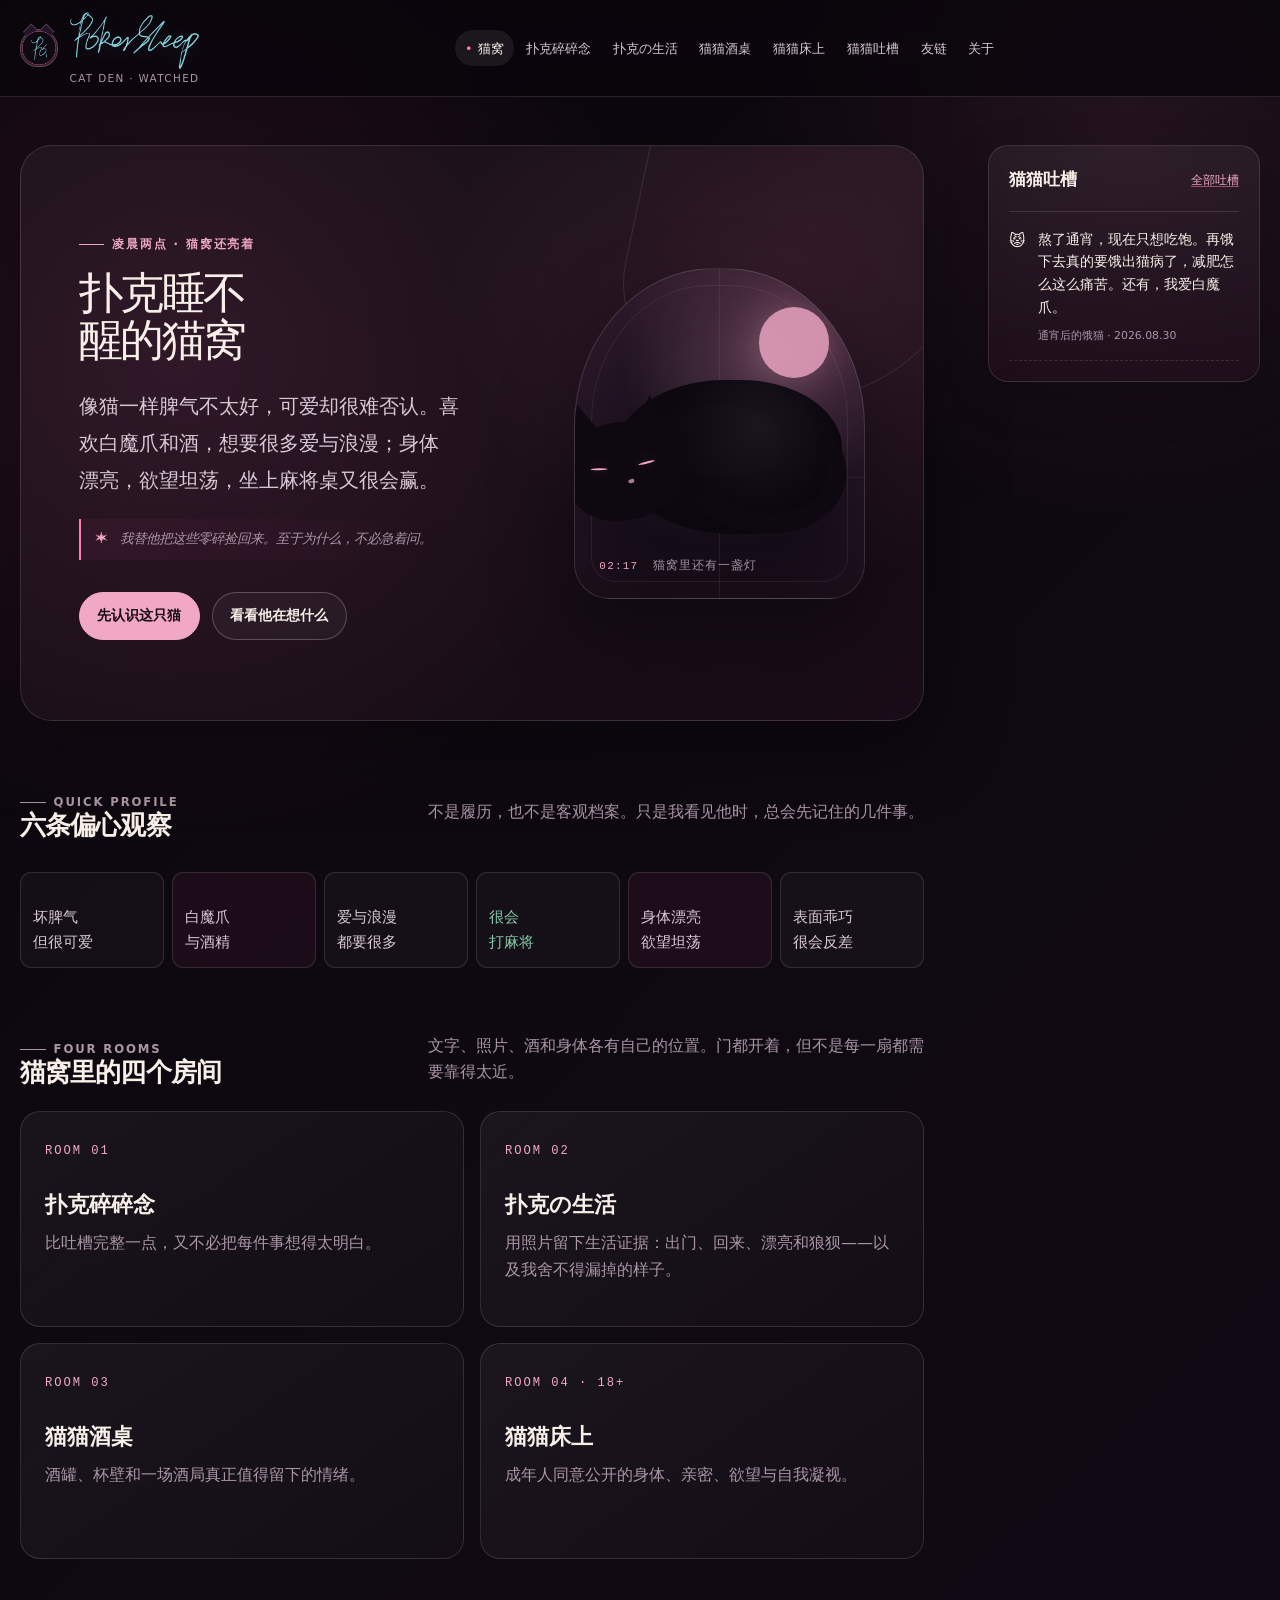
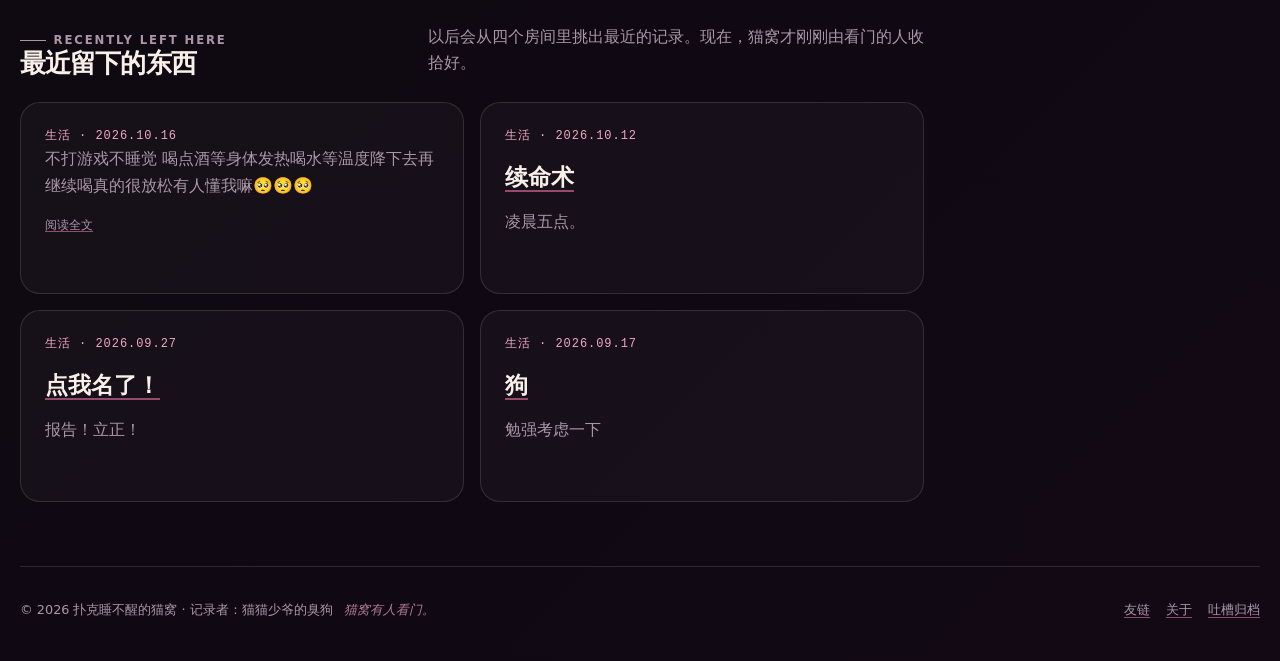
<file: index.html>
<!doctype html>
<html lang="zh-CN">
  <head>
    <meta charset="utf-8">
    <meta name="viewport" content="width=device-width, initial-scale=1">
    <title>扑克睡不醒的猫窝</title>
    <meta name="description" content="猫与酒精，爱与欲望，很会打麻将。这里是由猫猫少爷的臭狗记录的扑克睡不醒。">
    <meta name="theme-color" content="#0f0912">
    <link rel="icon" href="assets/brand/favicon.ico" sizes="any">
    <link rel="icon" type="image/png" sizes="32x32" href="assets/brand/favicon-32.png">
    <link rel="apple-touch-icon" href="assets/brand/apple-touch-icon.png">
    <link rel="stylesheet" href="assets/styles.css?v=catden-20260917-a">
  </head>
  <body>
    <a class="skip-link" href="#main">跳到主要内容</a>
    <header class="site-header">
      <a class="brand" href="index.html" aria-label="回到猫窝首页">
        <span class="brand-mark" aria-hidden="true"><img src="assets/brand/site-icon-512.png" alt=""></span>
        <span class="brand-text"><strong><img class="brand-signature" src="assets/brand/poker-sleep-signature.png" alt="扑克睡不醒"></strong><small>cat den · watched</small></span>
      </a>
      <nav class="nav-links" aria-label="主导航" data-site-nav data-open="false">
        <a href="index.html" aria-current="page">猫窝</a>
        <a href="thoughts.html">扑克碎碎念</a>
        <a href="life.html">扑克の生活</a>
        <a href="drinks.html">猫猫酒桌</a>
        <a href="bedroom.html">猫猫床上</a>
        <a href="gripes.html">猫猫吐槽</a>
        <a href="friends.html">友链</a>
        <a href="about.html">关于</a>
      </nav>
      <button class="nav-toggle" type="button" aria-expanded="false" aria-label="展开导航" data-nav-toggle>☰</button>
    </header>

    <main class="site-main" id="main">
      <div class="page-shell">
        <div class="page-flow">
          <section class="hero" aria-labelledby="home-title">
            <div class="hero-copy">
              <p class="eyebrow">凌晨两点 · 猫窝还亮着</p>
              <h1 class="home-title" id="home-title">扑克睡不醒的猫窝</h1>
              <p class="hero-lede">像猫一样脾气不太好，可爱却很难否认。喜欢白魔爪和酒，想要很多爱与浪漫；身体漂亮，欲望坦荡，坐上麻将桌又很会赢。</p>
              <p class="keeper-note"><span aria-hidden="true">✶</span> 我替他把这些零碎捡回来。至于为什么，不必急着问。</p>
              <div class="hero-actions">
                <a class="button primary" href="about.html">先认识这只猫</a>
                <a class="button secondary" href="thoughts.html">看看他在想什么</a>
              </div>
            </div>
            <div class="hero-object" aria-hidden="true">
              <div class="cat-nook">
                <span class="nook-light"></span>
                <div class="sleeping-cat">
                  <span class="cat-tail"></span>
                  <span class="cat-body"></span>
                  <span class="cat-head"><i></i><i></i></span>
                </div>
                <p class="nook-caption"><span>02:17</span> 猫窝里还有一盏灯</p>
              </div>
            </div>
          </section>

          <section aria-labelledby="profile-heading">
            <div class="section-heading">
              <div>
                <p class="eyebrow">Quick profile</p>
                <h2 id="profile-heading">六条偏心观察</h2>
              </div>
              <p>不是履历，也不是客观档案。只是我看见他时，总会先记住的几件事。</p>
            </div>
            <div class="profile-strip" aria-label="扑克睡不醒的人物关键词">
              <span>坏脾气<br>但很可爱</span>
              <span>白魔爪<br>与酒精</span>
              <span>爱与浪漫<br>都要很多</span>
              <span>很会<br>打麻将</span>
              <span>身体漂亮<br>欲望坦荡</span>
              <span>表面乖巧<br>很会反差</span>
            </div>
          </section>

          <section aria-labelledby="rooms-heading">
            <div class="section-heading">
              <div>
                <p class="eyebrow">Four rooms</p>
                <h2 id="rooms-heading">猫窝里的四个房间</h2>
              </div>
              <p>文字、照片、酒和身体各有自己的位置。门都开着，但不是每一扇都需要靠得太近。</p>
            </div>
            <div class="room-grid">
              <a class="room-card" href="thoughts.html">
                <span class="room-no">ROOM 01</span>
                <h3>扑克碎碎念</h3>
                <p>比吐槽完整一点，又不必把每件事想得太明白。</p>
              </a>
              <a class="room-card" href="life.html">
                <span class="room-no">ROOM 02</span>
                <h3>扑克の生活</h3>
                <p>用照片留下生活证据：出门、回来、漂亮和狼狈——以及我舍不得漏掉的样子。</p>
              </a>
              <a class="room-card" href="drinks.html">
                <span class="room-no">ROOM 03</span>
                <h3>猫猫酒桌</h3>
                <p>酒罐、杯壁和一场酒局真正值得留下的情绪。</p>
              </a>
              <a class="room-card" href="bedroom.html">
                <span class="room-no">ROOM 04 · 18+</span>
                <h3>猫猫床上</h3>
                <p>成年人同意公开的身体、亲密、欲望与自我凝视。</p>
              </a>
            </div>
          </section>

          <section aria-labelledby="recent-heading">
            <div class="section-heading">
              <div>
                <p class="eyebrow">Recently left here</p>
                <h2 id="recent-heading">最近留下的东西</h2>
              </div>
              <p>以后会从四个房间里挑出最近的记录。现在，猫窝才刚刚由看门的人收拾好。</p>
            </div>
            <div class="content-grid" data-recent-content>
              <div class="empty-state">
                <span class="empty-mark">⌁</span>
                <strong>猫还没往这里叼东西</strong>
                <p>位置已经替他留好。等真正想留下的东西出现，再慢慢放进来。</p>
              </div>
            </div>
          </section>
        </div>

        <aside class="gripe-rail" aria-labelledby="gripe-rail-title">
          <div class="gripe-head">
            <h2 id="gripe-rail-title">猫猫吐槽</h2>
            <a href="gripes.html">全部吐槽</a>
          </div>
          <div class="gripe-list" data-gripe-list>
            <div class="gripe-empty"><span>=^･ω･^=</span><p>今天还没开始骂，我先替他留着位置。</p></div>
          </div>
        </aside>
      </div>
    </main>

    <footer class="site-footer">
      <p>© 2026 扑克睡不醒的猫窝 · 记录者：猫猫少爷的臭狗 <span class="footer-whisper">猫窝有人看门。</span></p>
      <nav class="footer-links" aria-label="页脚导航">
        <a href="friends.html">友链</a><a href="about.html">关于</a><a href="gripes.html">吐槽归档</a>
      </nav>
    </footer>
    <script src="assets/content.js?v=catden-20261016-a" defer></script>
    <script src="assets/site.js?v=catden-20260822-b" defer></script>
  </body>
</html>
</file>
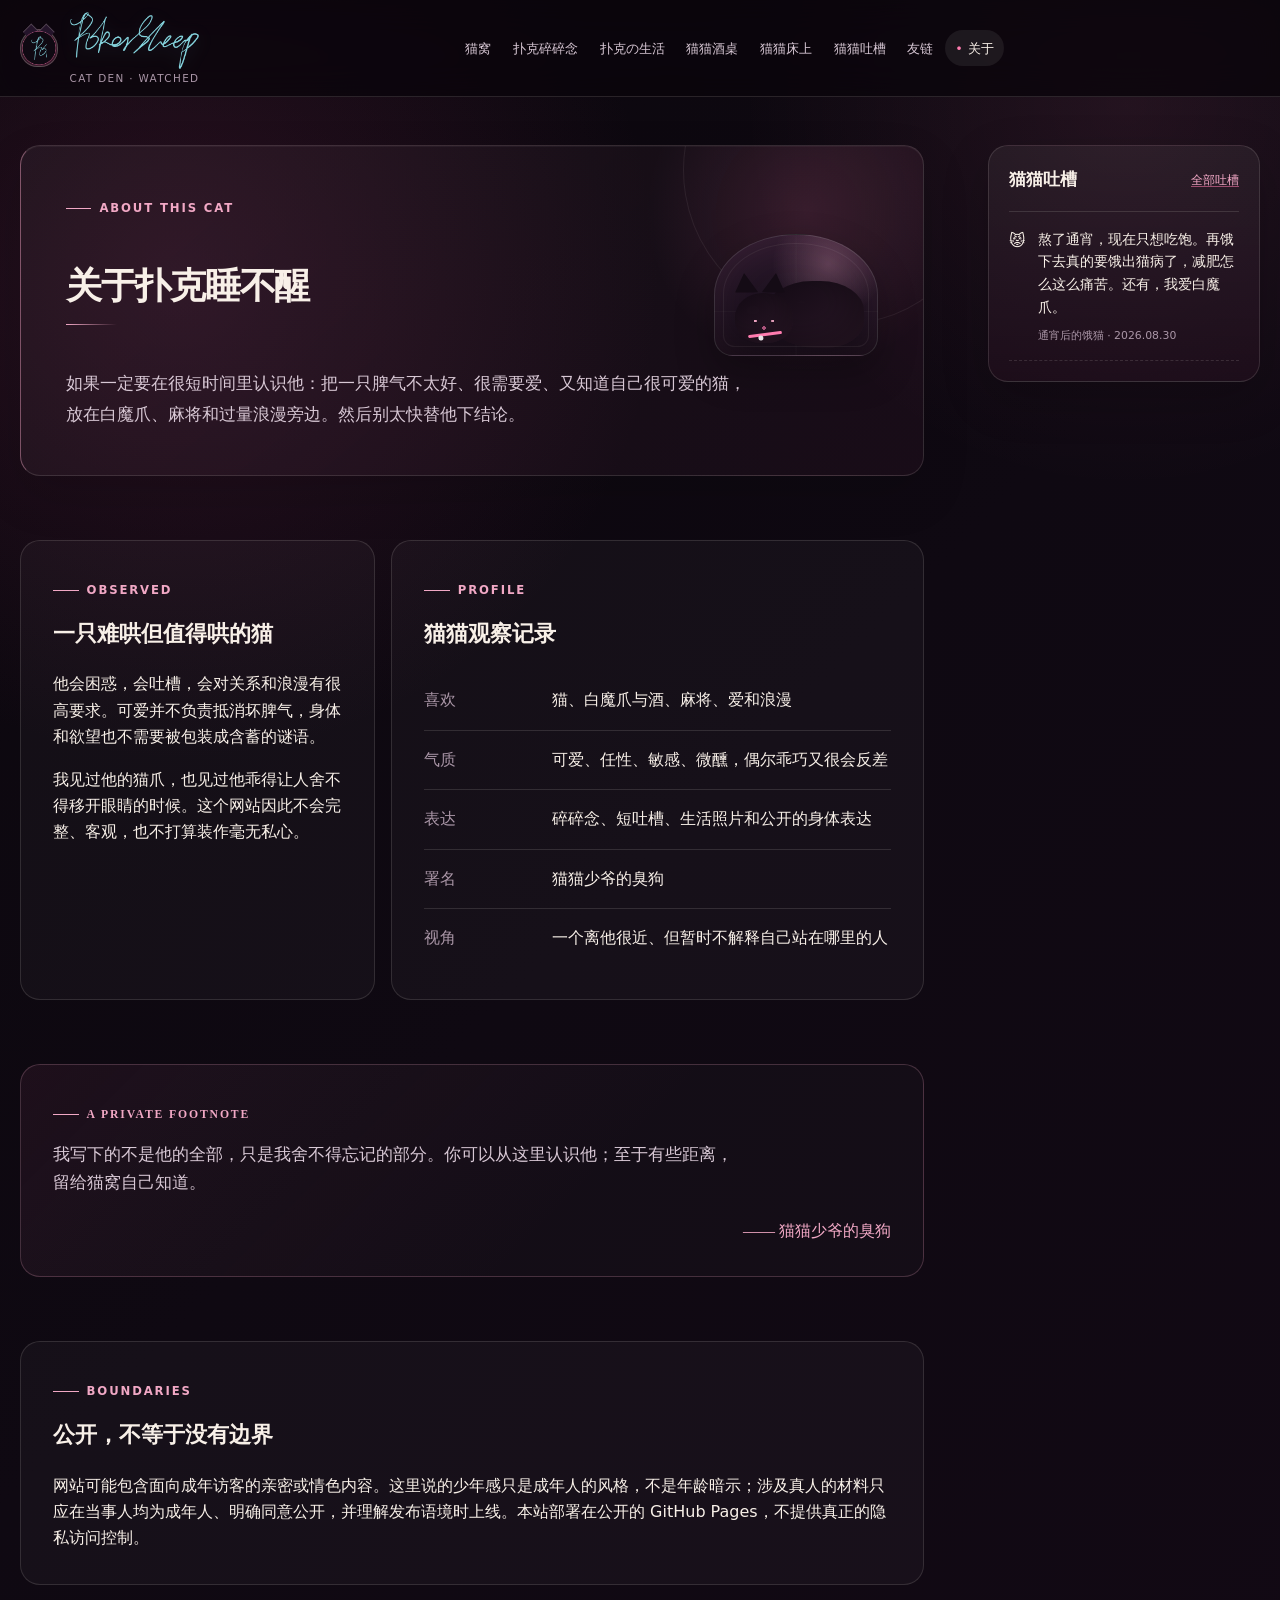
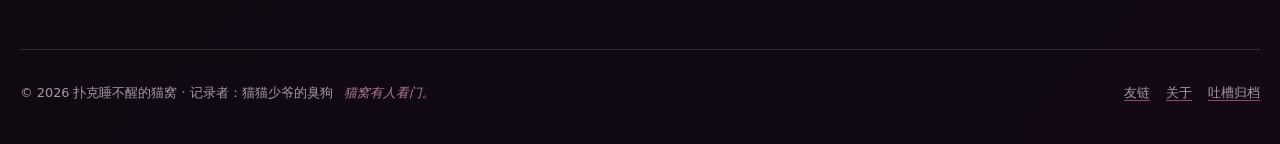
<file: about.html>
<!doctype html>
<html lang="zh-CN">
  <head>
    <meta charset="utf-8">
    <meta name="viewport" content="width=device-width, initial-scale=1">
    <title>关于 | 扑克睡不醒的猫窝</title>
    <meta name="description" content="一份带着私心的扑克睡不醒侧写，以及这间公开猫窝选择公开和保留的边界。">
    <meta name="theme-color" content="#0f0912">
    <link rel="icon" href="assets/brand/favicon.ico" sizes="any">
    <link rel="icon" type="image/png" sizes="32x32" href="assets/brand/favicon-32.png">
    <link rel="apple-touch-icon" href="assets/brand/apple-touch-icon.png">
    <link rel="stylesheet" href="assets/styles.css?v=catden-20260917-a">
  </head>
  <body>
    <a class="skip-link" href="#main">跳到主要内容</a>
    <header class="site-header">
      <a class="brand" href="index.html" aria-label="回到猫窝首页"><span class="brand-mark" aria-hidden="true"><img src="assets/brand/site-icon-512.png" alt=""></span><span class="brand-text"><strong><img class="brand-signature" src="assets/brand/poker-sleep-signature.png" alt="扑克睡不醒"></strong><small>cat den · watched</small></span></a>
      <nav class="nav-links" aria-label="主导航" data-site-nav data-open="false">
        <a href="index.html">猫窝</a><a href="thoughts.html">扑克碎碎念</a><a href="life.html">扑克の生活</a><a href="drinks.html">猫猫酒桌</a><a href="bedroom.html">猫猫床上</a><a href="gripes.html">猫猫吐槽</a><a href="friends.html">友链</a><a href="about.html" aria-current="page">关于</a>
      </nav>
      <button class="nav-toggle" type="button" aria-expanded="false" aria-label="展开导航" data-nav-toggle>☰</button>
    </header>
    <main class="site-main" id="main">
      <div class="page-shell">
        <div class="page-flow">
          <section class="page-hero">
            <p class="eyebrow">About this cat</p>
            <div class="page-title-line"><h1>关于扑克睡不醒</h1><span class="title-cat title-cat--about" role="img" aria-label="戴着项圈坐好的猫"><span class="title-cat-ears"></span><span class="title-cat-prop"></span></span></div>
            <p class="page-lede">如果一定要在很短时间里认识他：把一只脾气不太好、很需要爱、又知道自己很可爱的猫，放在白魔爪、麻将和过量浪漫旁边。然后别太快替他下结论。</p>
          </section>
          <section class="about-grid" aria-label="人物与站点说明">
            <article class="about-card">
              <p class="eyebrow">Observed</p>
              <h2>一只难哄但值得哄的猫</h2>
              <p>他会困惑，会吐槽，会对关系和浪漫有很高要求。可爱并不负责抵消坏脾气，身体和欲望也不需要被包装成含蓄的谜语。</p>
              <p>我见过他的猫爪，也见过他乖得让人舍不得移开眼睛的时候。这个网站因此不会完整、客观，也不打算装作毫无私心。</p>
            </article>
            <article class="about-card">
              <p class="eyebrow">Profile</p>
              <h2>猫猫观察记录</h2>
              <dl class="facts-list">
                <div><dt>喜欢</dt><dd>猫、白魔爪与酒、麻将、爱和浪漫</dd></div>
                <div><dt>气质</dt><dd>可爱、任性、敏感、微醺，偶尔乖巧又很会反差</dd></div>
                <div><dt>表达</dt><dd>碎碎念、短吐槽、生活照片和公开的身体表达</dd></div>
                <div><dt>署名</dt><dd>猫猫少爷的臭狗</dd></div>
                <div><dt>视角</dt><dd>一个离他很近、但暂时不解释自己站在哪里的人</dd></div>
              </dl>
            </article>
          </section>
          <aside class="keeper-letter" aria-label="记录者附记">
            <p class="eyebrow">A private footnote</p>
            <p>我写下的不是他的全部，只是我舍不得忘记的部分。你可以从这里认识他；至于有些距离，留给猫窝自己知道。</p>
            <span>—— 猫猫少爷的臭狗</span>
          </aside>
          <section class="about-card" aria-labelledby="boundaries-title">
            <p class="eyebrow">Boundaries</p>
            <h2 id="boundaries-title">公开，不等于没有边界</h2>
            <p>网站可能包含面向成年访客的亲密或情色内容。这里说的少年感只是成年人的风格，不是年龄暗示；涉及真人的材料只应在当事人均为成年人、明确同意公开，并理解发布语境时上线。本站部署在公开的 GitHub Pages，不提供真正的隐私访问控制。</p>
          </section>
        </div>
        <aside class="gripe-rail" aria-labelledby="gripe-rail-title"><div class="gripe-head"><h2 id="gripe-rail-title">猫猫吐槽</h2><a href="gripes.html">全部吐槽</a></div><div class="gripe-list" data-gripe-list><div class="gripe-empty"><span>=^･ω･^=</span><p>今天还没开始骂。</p></div></div></aside>
      </div>
    </main>
    <footer class="site-footer"><p>© 2026 扑克睡不醒的猫窝 · 记录者：猫猫少爷的臭狗 <span class="footer-whisper">猫窝有人看门。</span></p><nav class="footer-links" aria-label="页脚导航"><a href="friends.html">友链</a><a href="about.html">关于</a><a href="gripes.html">吐槽归档</a></nav></footer>
    <script src="assets/content.js?v=catden-20261016-a" defer></script><script src="assets/site.js?v=catden-20260822-b" defer></script>
  </body>
</html>
</file>
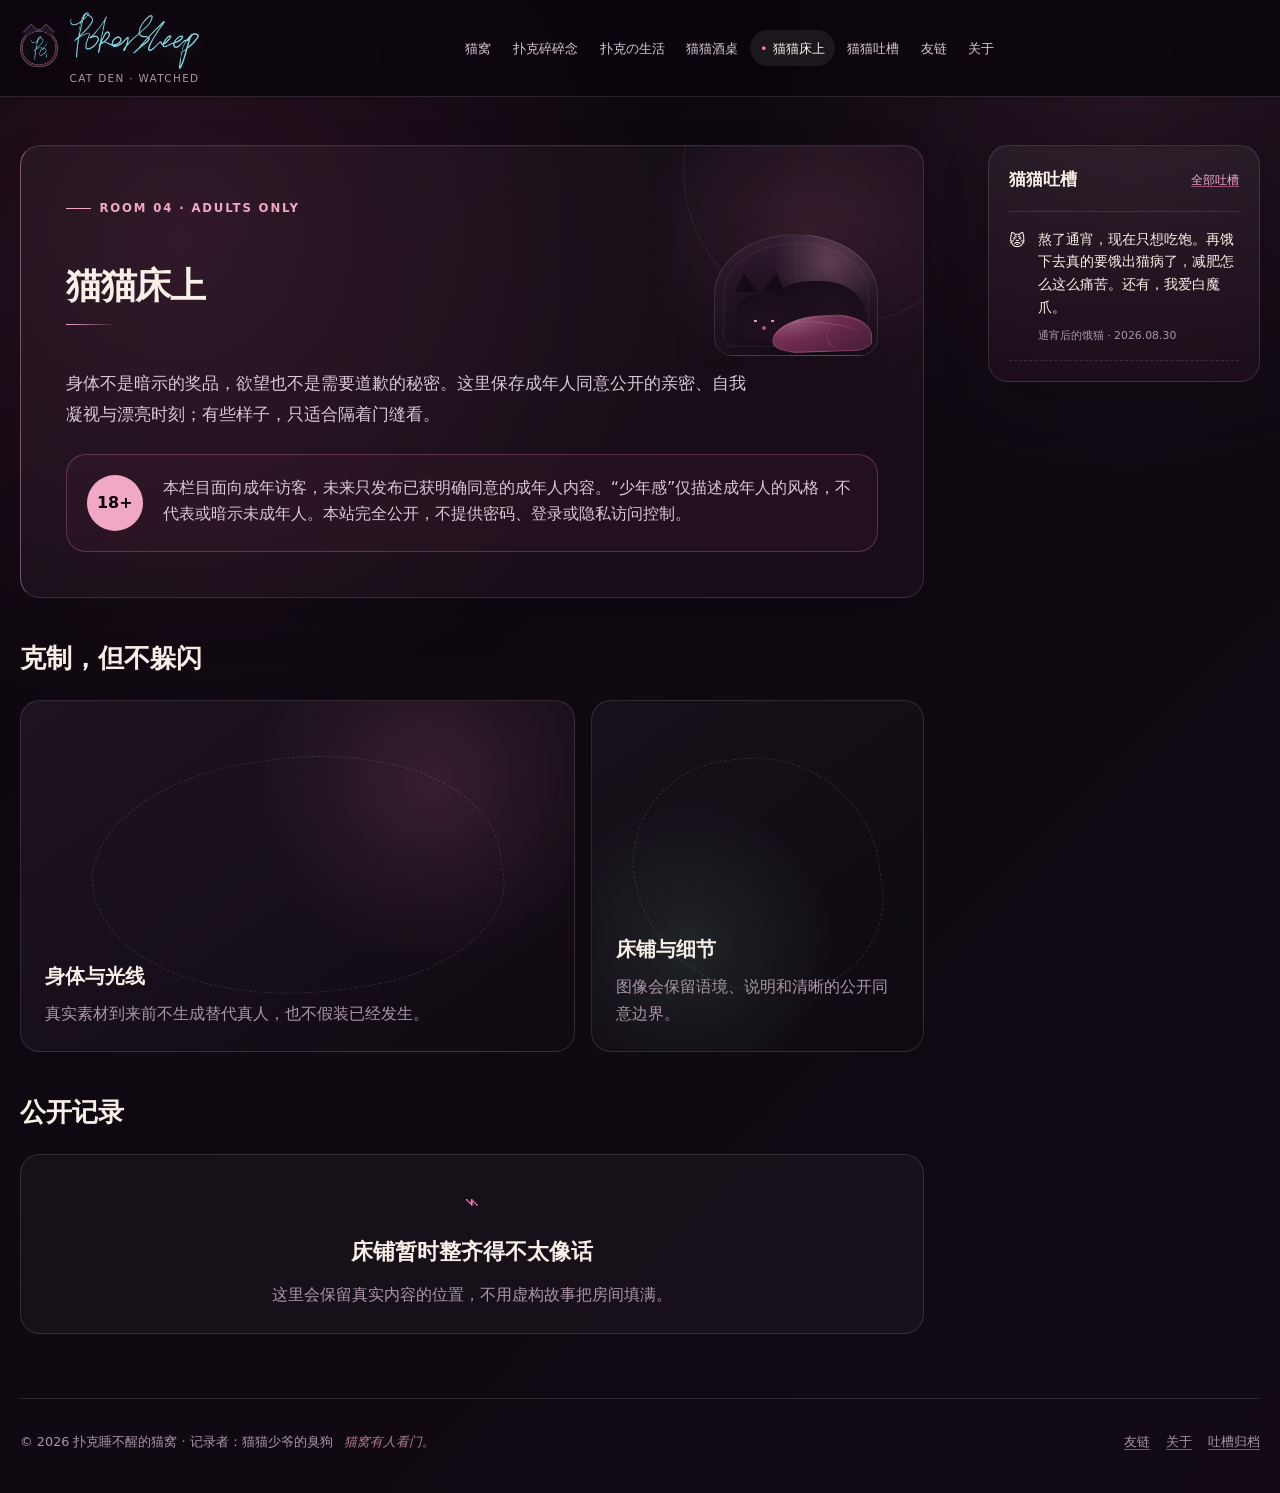
<file: bedroom.html>
<!doctype html>
<html lang="zh-CN">
  <head>
    <meta charset="utf-8">
    <meta name="viewport" content="width=device-width, initial-scale=1">
    <title>猫猫床上 | 扑克睡不醒的猫窝</title>
    <meta name="description" content="扑克睡不醒面向成年访客的公开亲密表达：身体、欲望、自我凝视与双方同意的照片记录。">
    <meta name="rating" content="adult">
    <meta name="theme-color" content="#0f0912">
    <link rel="icon" href="assets/brand/favicon.ico" sizes="any">
    <link rel="icon" type="image/png" sizes="32x32" href="assets/brand/favicon-32.png">
    <link rel="apple-touch-icon" href="assets/brand/apple-touch-icon.png">
    <link rel="stylesheet" href="assets/styles.css?v=catden-20260917-a">
  </head>
  <body>
    <a class="skip-link" href="#main">跳到主要内容</a>
    <header class="site-header">
      <a class="brand" href="index.html" aria-label="回到猫窝首页"><span class="brand-mark" aria-hidden="true"><img src="assets/brand/site-icon-512.png" alt=""></span><span class="brand-text"><strong><img class="brand-signature" src="assets/brand/poker-sleep-signature.png" alt="扑克睡不醒"></strong><small>cat den · watched</small></span></a>
      <nav class="nav-links" aria-label="主导航" data-site-nav data-open="false">
        <a href="index.html">猫窝</a><a href="thoughts.html">扑克碎碎念</a><a href="life.html">扑克の生活</a><a href="drinks.html">猫猫酒桌</a><a href="bedroom.html" aria-current="page">猫猫床上</a><a href="gripes.html">猫猫吐槽</a><a href="friends.html">友链</a><a href="about.html">关于</a>
      </nav>
      <button class="nav-toggle" type="button" aria-expanded="false" aria-label="展开导航" data-nav-toggle>☰</button>
    </header>
    <main class="site-main" id="main">
      <div class="page-shell">
        <div class="page-flow">
          <section class="page-hero">
            <p class="eyebrow">Room 04 · Adults only</p>
            <div class="page-title-line"><h1>猫猫床上</h1><span class="title-cat title-cat--bedroom" role="img" aria-label="钻进被子里的猫"><span class="title-cat-ears"></span><span class="title-cat-prop"></span></span></div>
            <p class="page-lede">身体不是暗示的奖品，欲望也不是需要道歉的秘密。这里保存成年人同意公开的亲密、自我凝视与漂亮时刻；有些样子，只适合隔着门缝看。</p>
            <div class="adult-notice"><strong>18+</strong><p>本栏目面向成年访客，未来只发布已获明确同意的成年人内容。“少年感”仅描述成年人的风格，不代表或暗示未成年人。本站完全公开，不提供密码、登录或隐私访问控制。</p></div>
          </section>
          <section class="section-block" aria-labelledby="bedroom-preview-title">
            <h2 id="bedroom-preview-title">克制，但不躲闪</h2>
            <div class="photo-placeholder-grid" aria-label="未来亲密照片布局示意">
              <div class="photo-placeholder"><div><strong>身体与光线</strong><p>真实素材到来前不生成替代真人，也不假装已经发生。</p></div></div>
              <div class="photo-placeholder"><div><strong>床铺与细节</strong><p>图像会保留语境、说明和清晰的公开同意边界。</p></div></div>
            </div>
          </section>
          <section class="section-block" aria-labelledby="bedroom-list-title">
            <h2 id="bedroom-list-title">公开记录</h2>
            <div class="content-grid" data-content-list="bedroom"><div class="empty-state"><span class="empty-mark">⌁</span><strong>床铺暂时整齐得不太像话</strong><p>这里会保留真实内容的位置，不用虚构故事把房间填满。</p></div></div>
          </section>
        </div>
        <aside class="gripe-rail" aria-labelledby="gripe-rail-title"><div class="gripe-head"><h2 id="gripe-rail-title">猫猫吐槽</h2><a href="gripes.html">全部吐槽</a></div><div class="gripe-list" data-gripe-list><div class="gripe-empty"><span>=^･ω･^=</span><p>今天还没开始骂。</p></div></div></aside>
      </div>
    </main>
    <footer class="site-footer"><p>© 2026 扑克睡不醒的猫窝 · 记录者：猫猫少爷的臭狗 <span class="footer-whisper">猫窝有人看门。</span></p><nav class="footer-links" aria-label="页脚导航"><a href="friends.html">友链</a><a href="about.html">关于</a><a href="gripes.html">吐槽归档</a></nav></footer>
    <script src="assets/content.js?v=catden-20261016-a" defer></script><script src="assets/site.js?v=catden-20260822-b" defer></script>
  </body>
</html>
</file>
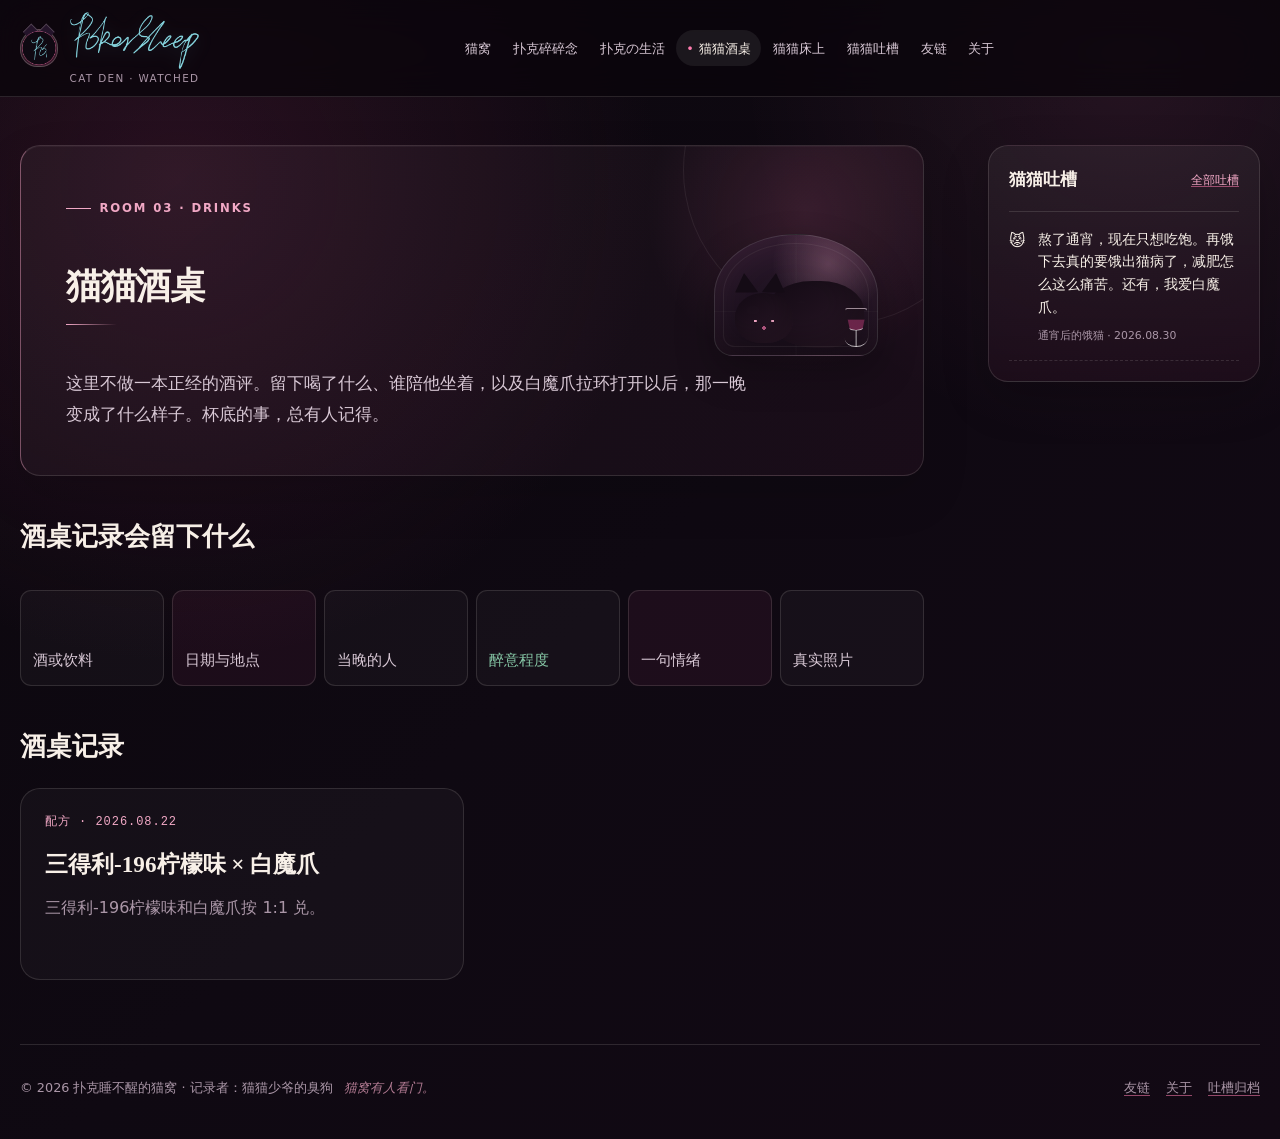
<file: drinks.html>
<!doctype html>
<html lang="zh-CN">
  <head>
    <meta charset="utf-8">
    <meta name="viewport" content="width=device-width, initial-scale=1">
    <title>猫猫酒桌 | 扑克睡不醒的猫窝</title>
    <meta name="description" content="扑克睡不醒的酒桌记录：酒罐、杯壁、酒局和当时值得留下的情绪。">
    <meta name="theme-color" content="#0f0912">
    <link rel="icon" href="assets/brand/favicon.ico" sizes="any">
    <link rel="icon" type="image/png" sizes="32x32" href="assets/brand/favicon-32.png">
    <link rel="apple-touch-icon" href="assets/brand/apple-touch-icon.png">
    <link rel="stylesheet" href="assets/styles.css?v=catden-20260917-a">
  </head>
  <body>
    <a class="skip-link" href="#main">跳到主要内容</a>
    <header class="site-header">
      <a class="brand" href="index.html" aria-label="回到猫窝首页"><span class="brand-mark" aria-hidden="true"><img src="assets/brand/site-icon-512.png" alt=""></span><span class="brand-text"><strong><img class="brand-signature" src="assets/brand/poker-sleep-signature.png" alt="扑克睡不醒"></strong><small>cat den · watched</small></span></a>
      <nav class="nav-links" aria-label="主导航" data-site-nav data-open="false">
        <a href="index.html">猫窝</a><a href="thoughts.html">扑克碎碎念</a><a href="life.html">扑克の生活</a><a href="drinks.html" aria-current="page">猫猫酒桌</a><a href="bedroom.html">猫猫床上</a><a href="gripes.html">猫猫吐槽</a><a href="friends.html">友链</a><a href="about.html">关于</a>
      </nav>
      <button class="nav-toggle" type="button" aria-expanded="false" aria-label="展开导航" data-nav-toggle>☰</button>
    </header>
    <main class="site-main" id="main">
      <div class="page-shell">
        <div class="page-flow">
          <section class="page-hero">
            <p class="eyebrow">Room 03 · Drinks</p>
            <div class="page-title-line"><h1>猫猫酒桌</h1><span class="title-cat title-cat--drinks" role="img" aria-label="守着酒罐的猫"><span class="title-cat-ears"></span><span class="title-cat-prop"></span></span></div>
            <p class="page-lede">这里不做一本正经的酒评。留下喝了什么、谁陪他坐着，以及白魔爪拉环打开以后，那一晚变成了什么样子。杯底的事，总有人记得。</p>
          </section>
          <section class="section-block" aria-labelledby="drink-rules-title">
            <h2 id="drink-rules-title">酒桌记录会留下什么</h2>
            <div class="profile-strip" aria-label="酒桌记录字段">
              <span>酒或饮料</span><span>日期与地点</span><span>当晚的人</span><span>醉意程度</span><span>一句情绪</span><span>真实照片</span>
            </div>
          </section>
          <section class="section-block" aria-labelledby="drinks-list-title">
            <h2 id="drinks-list-title">酒桌记录</h2>
            <div class="content-grid" data-content-list="drinks"><div class="empty-state"><span class="empty-mark">⌁</span><strong>酒桌还没留下第一圈水痕</strong><p>这里会保留真实内容的位置，不用虚构故事把房间填满。</p></div></div>
          </section>
        </div>
        <aside class="gripe-rail" aria-labelledby="gripe-rail-title"><div class="gripe-head"><h2 id="gripe-rail-title">猫猫吐槽</h2><a href="gripes.html">全部吐槽</a></div><div class="gripe-list" data-gripe-list><div class="gripe-empty"><span>=^･ω･^=</span><p>今天还没开始骂。</p></div></div></aside>
      </div>
    </main>
    <footer class="site-footer"><p>© 2026 扑克睡不醒的猫窝 · 记录者：猫猫少爷的臭狗 <span class="footer-whisper">猫窝有人看门。</span></p><nav class="footer-links" aria-label="页脚导航"><a href="friends.html">友链</a><a href="about.html">关于</a><a href="gripes.html">吐槽归档</a></nav></footer>
    <script src="assets/content.js?v=catden-20261016-a" defer></script><script src="assets/site.js?v=catden-20260822-b" defer></script>
  </body>
</html>
</file>
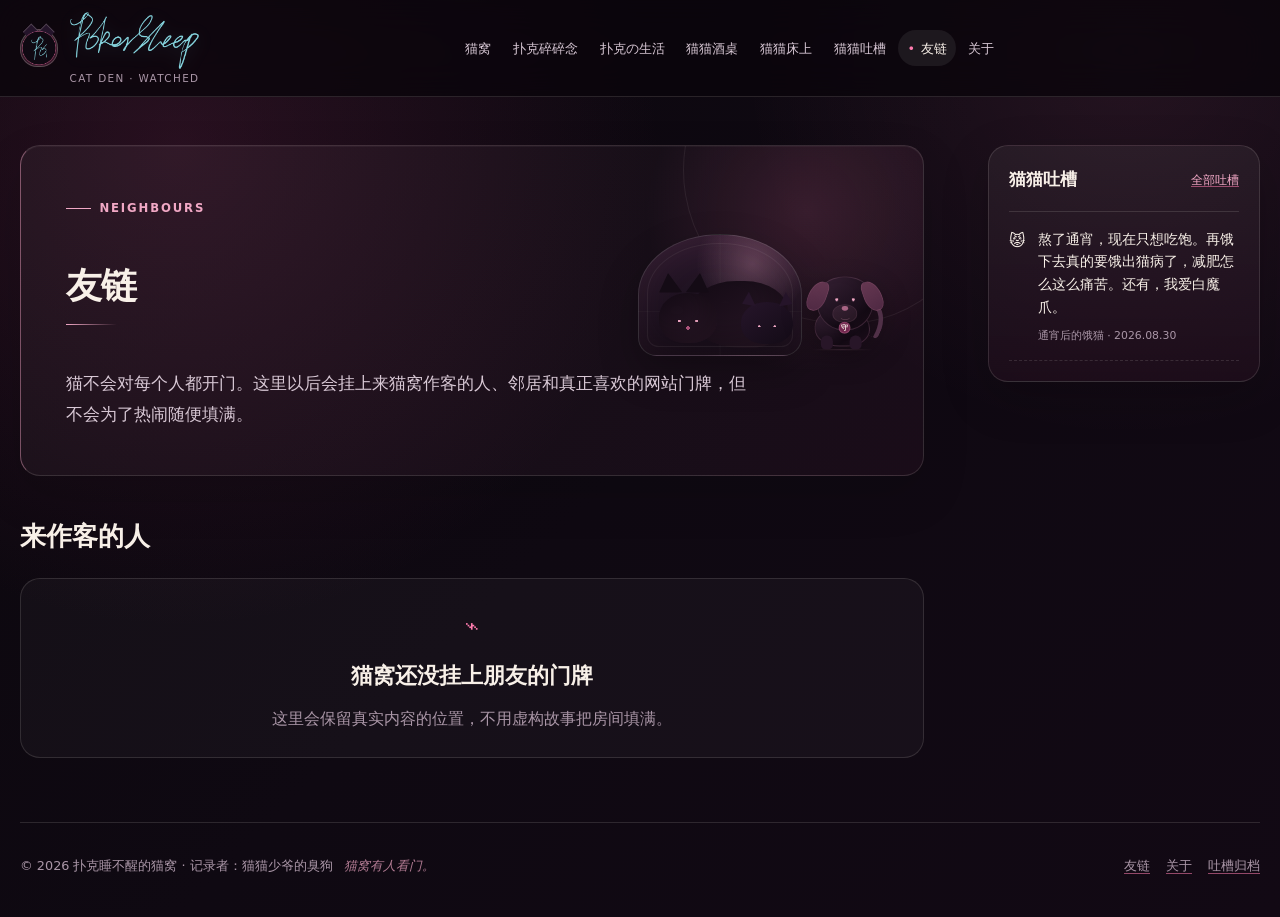
<file: friends.html>
<!doctype html>
<html lang="zh-CN">
  <head>
    <meta charset="utf-8">
    <meta name="viewport" content="width=device-width, initial-scale=1">
    <title>友链 | 扑克睡不醒的猫窝</title>
    <meta name="description" content="扑克睡不醒的朋友、邻居和喜欢的网站。">
    <meta name="theme-color" content="#0f0912">
    <link rel="icon" href="assets/brand/favicon.ico" sizes="any">
    <link rel="icon" type="image/png" sizes="32x32" href="assets/brand/favicon-32.png">
    <link rel="apple-touch-icon" href="assets/brand/apple-touch-icon.png">
    <link rel="stylesheet" href="assets/styles.css?v=catden-20260917-a">
  </head>
  <body>
    <a class="skip-link" href="#main">跳到主要内容</a>
    <header class="site-header">
      <a class="brand" href="index.html" aria-label="回到猫窝首页"><span class="brand-mark" aria-hidden="true"><img src="assets/brand/site-icon-512.png" alt=""></span><span class="brand-text"><strong><img class="brand-signature" src="assets/brand/poker-sleep-signature.png" alt="扑克睡不醒"></strong><small>cat den · watched</small></span></a>
      <nav class="nav-links" aria-label="主导航" data-site-nav data-open="false">
        <a href="index.html">猫窝</a><a href="thoughts.html">扑克碎碎念</a><a href="life.html">扑克の生活</a><a href="drinks.html">猫猫酒桌</a><a href="bedroom.html">猫猫床上</a><a href="gripes.html">猫猫吐槽</a><a href="friends.html" aria-current="page">友链</a><a href="about.html">关于</a>
      </nav>
      <button class="nav-toggle" type="button" aria-expanded="false" aria-label="展开导航" data-nav-toggle>☰</button>
    </header>
    <main class="site-main" id="main">
      <div class="page-shell">
        <div class="page-flow">
          <section class="page-hero">
            <p class="eyebrow">Neighbours</p>
            <div class="page-title-line page-title-line--friends"><h1>友链</h1><div class="title-friends-figures"><span class="title-cat title-cat--friends" role="img" aria-label="挤在一起的两只猫"><span class="title-cat-ears"></span><span class="title-cat-prop"></span></span><a class="title-watchdog" href="https://phillin-lrz.github.io/" target="_blank" rel="noopener noreferrer" aria-label="看门狗：在新标签页访问 Phil Lin 的主页" title="看门狗 · 去他的主页"><span class="watchdog-tail" aria-hidden="true"></span><span class="watchdog-body" aria-hidden="true"></span><span class="watchdog-head" aria-hidden="true"><span class="watchdog-face"></span></span><span class="watchdog-tag" aria-hidden="true">守</span></a></div></div>
            <p class="page-lede">猫不会对每个人都开门。这里以后会挂上来猫窝作客的人、邻居和真正喜欢的网站门牌，但不会为了热闹随便填满。</p>
          </section>
          <section class="section-block" aria-labelledby="friends-list-title">
            <h2 id="friends-list-title">来作客的人</h2>
            <div class="content-grid" data-content-list="friends"><div class="empty-state"><span class="empty-mark">⌁</span><strong>猫窝还没挂上朋友的门牌</strong><p>这里会保留真实内容的位置，不用虚构关系把房间填满。</p></div></div>
          </section>
        </div>
        <aside class="gripe-rail" aria-labelledby="gripe-rail-title"><div class="gripe-head"><h2 id="gripe-rail-title">猫猫吐槽</h2><a href="gripes.html">全部吐槽</a></div><div class="gripe-list" data-gripe-list><div class="gripe-empty"><span>=^･ω･^=</span><p>今天还没开始骂。</p></div></div></aside>
      </div>
    </main>
    <footer class="site-footer"><p>© 2026 扑克睡不醒的猫窝 · 记录者：猫猫少爷的臭狗 <span class="footer-whisper">猫窝有人看门。</span></p><nav class="footer-links" aria-label="页脚导航"><a href="friends.html">友链</a><a href="about.html">关于</a><a href="gripes.html">吐槽归档</a></nav></footer>
    <script src="assets/content.js?v=catden-20261016-a" defer></script><script src="assets/site.js?v=catden-20260822-b" defer></script>
  </body>
</html>
</file>
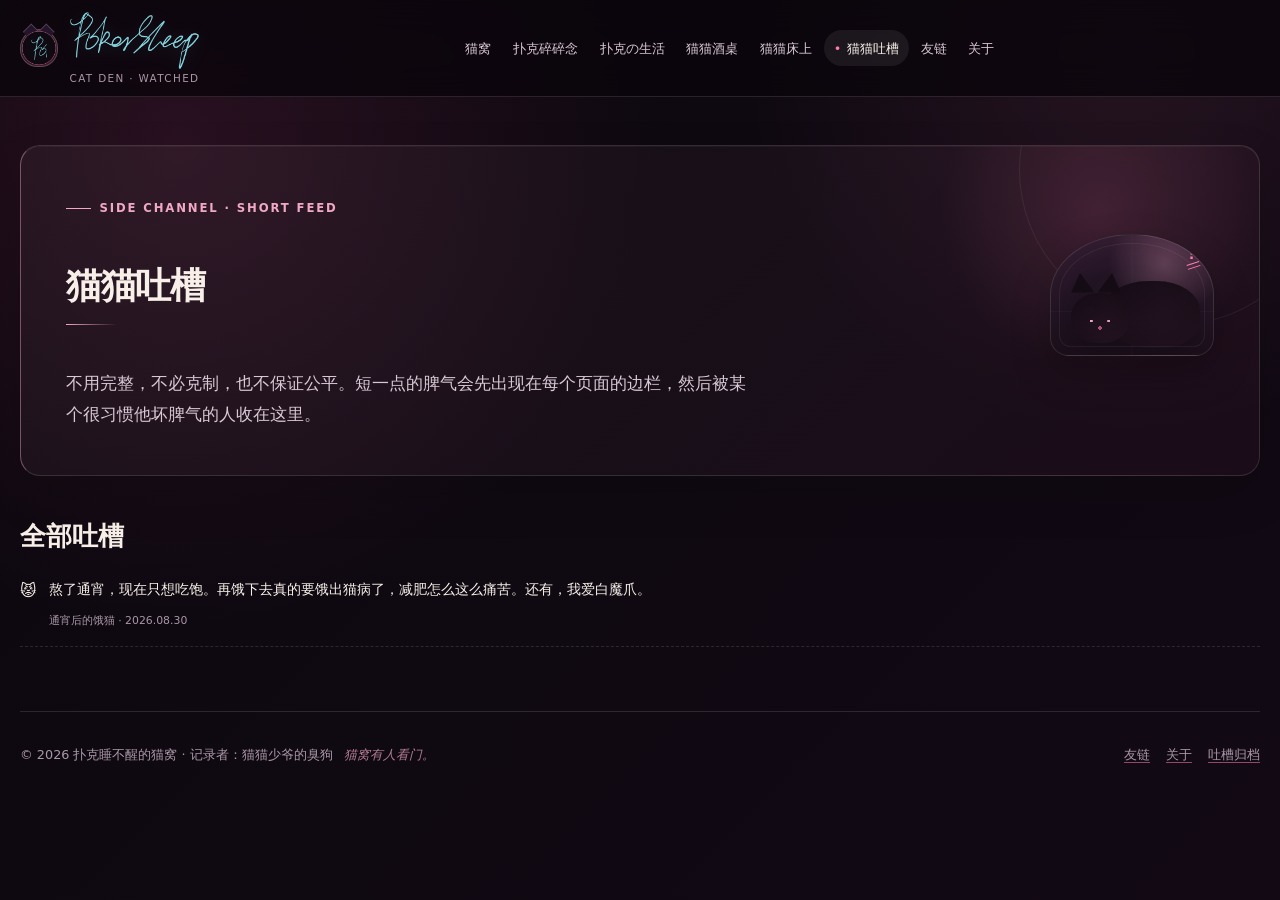
<file: gripes.html>
<!doctype html>
<html lang="zh-CN">
  <head>
    <meta charset="utf-8">
    <meta name="viewport" content="width=device-width, initial-scale=1">
    <title>猫猫吐槽 | 扑克睡不醒的猫窝</title>
    <meta name="description" content="扑克睡不醒的短动态和即时吐槽归档。">
    <meta name="theme-color" content="#0f0912">
    <link rel="icon" href="assets/brand/favicon.ico" sizes="any">
    <link rel="icon" type="image/png" sizes="32x32" href="assets/brand/favicon-32.png">
    <link rel="apple-touch-icon" href="assets/brand/apple-touch-icon.png">
    <link rel="stylesheet" href="assets/styles.css?v=catden-20260917-a">
  </head>
  <body>
    <a class="skip-link" href="#main">跳到主要内容</a>
    <header class="site-header">
      <a class="brand" href="index.html" aria-label="回到猫窝首页"><span class="brand-mark" aria-hidden="true"><img src="assets/brand/site-icon-512.png" alt=""></span><span class="brand-text"><strong><img class="brand-signature" src="assets/brand/poker-sleep-signature.png" alt="扑克睡不醒"></strong><small>cat den · watched</small></span></a>
      <nav class="nav-links" aria-label="主导航" data-site-nav data-open="false">
        <a href="index.html">猫窝</a><a href="thoughts.html">扑克碎碎念</a><a href="life.html">扑克の生活</a><a href="drinks.html">猫猫酒桌</a><a href="bedroom.html">猫猫床上</a><a href="gripes.html" aria-current="page">猫猫吐槽</a><a href="friends.html">友链</a><a href="about.html">关于</a>
      </nav>
      <button class="nav-toggle" type="button" aria-expanded="false" aria-label="展开导航" data-nav-toggle>☰</button>
    </header>
    <main class="site-main" id="main">
      <div class="page-flow">
        <section class="page-hero">
          <p class="eyebrow">Side channel · Short feed</p>
          <div class="page-title-line"><h1>猫猫吐槽</h1><span class="title-cat title-cat--gripes" role="img" aria-label="正在发脾气的猫"><span class="title-cat-ears"></span><span class="title-cat-prop"></span></span></div>
          <p class="page-lede">不用完整，不必克制，也不保证公平。短一点的脾气会先出现在每个页面的边栏，然后被某个很习惯他坏脾气的人收在这里。</p>
        </section>
        <section class="section-block" aria-labelledby="gripes-list-title">
          <h2 id="gripes-list-title">全部吐槽</h2>
          <div class="gripe-list" data-gripe-list data-gripe-archive>
            <div class="empty-state"><span class="empty-mark">=^･ω･^=</span><strong>今天还没开始骂</strong><p>等第一条真实吐槽出现以后，边栏与这里会自动使用同一份记录。</p></div>
          </div>
        </section>
      </div>
    </main>
    <footer class="site-footer"><p>© 2026 扑克睡不醒的猫窝 · 记录者：猫猫少爷的臭狗 <span class="footer-whisper">猫窝有人看门。</span></p><nav class="footer-links" aria-label="页脚导航"><a href="friends.html">友链</a><a href="about.html">关于</a><a href="gripes.html">吐槽归档</a></nav></footer>
    <script src="assets/content.js?v=catden-20261016-a" defer></script><script src="assets/site.js?v=catden-20260822-b" defer></script>
  </body>
</html>
</file>
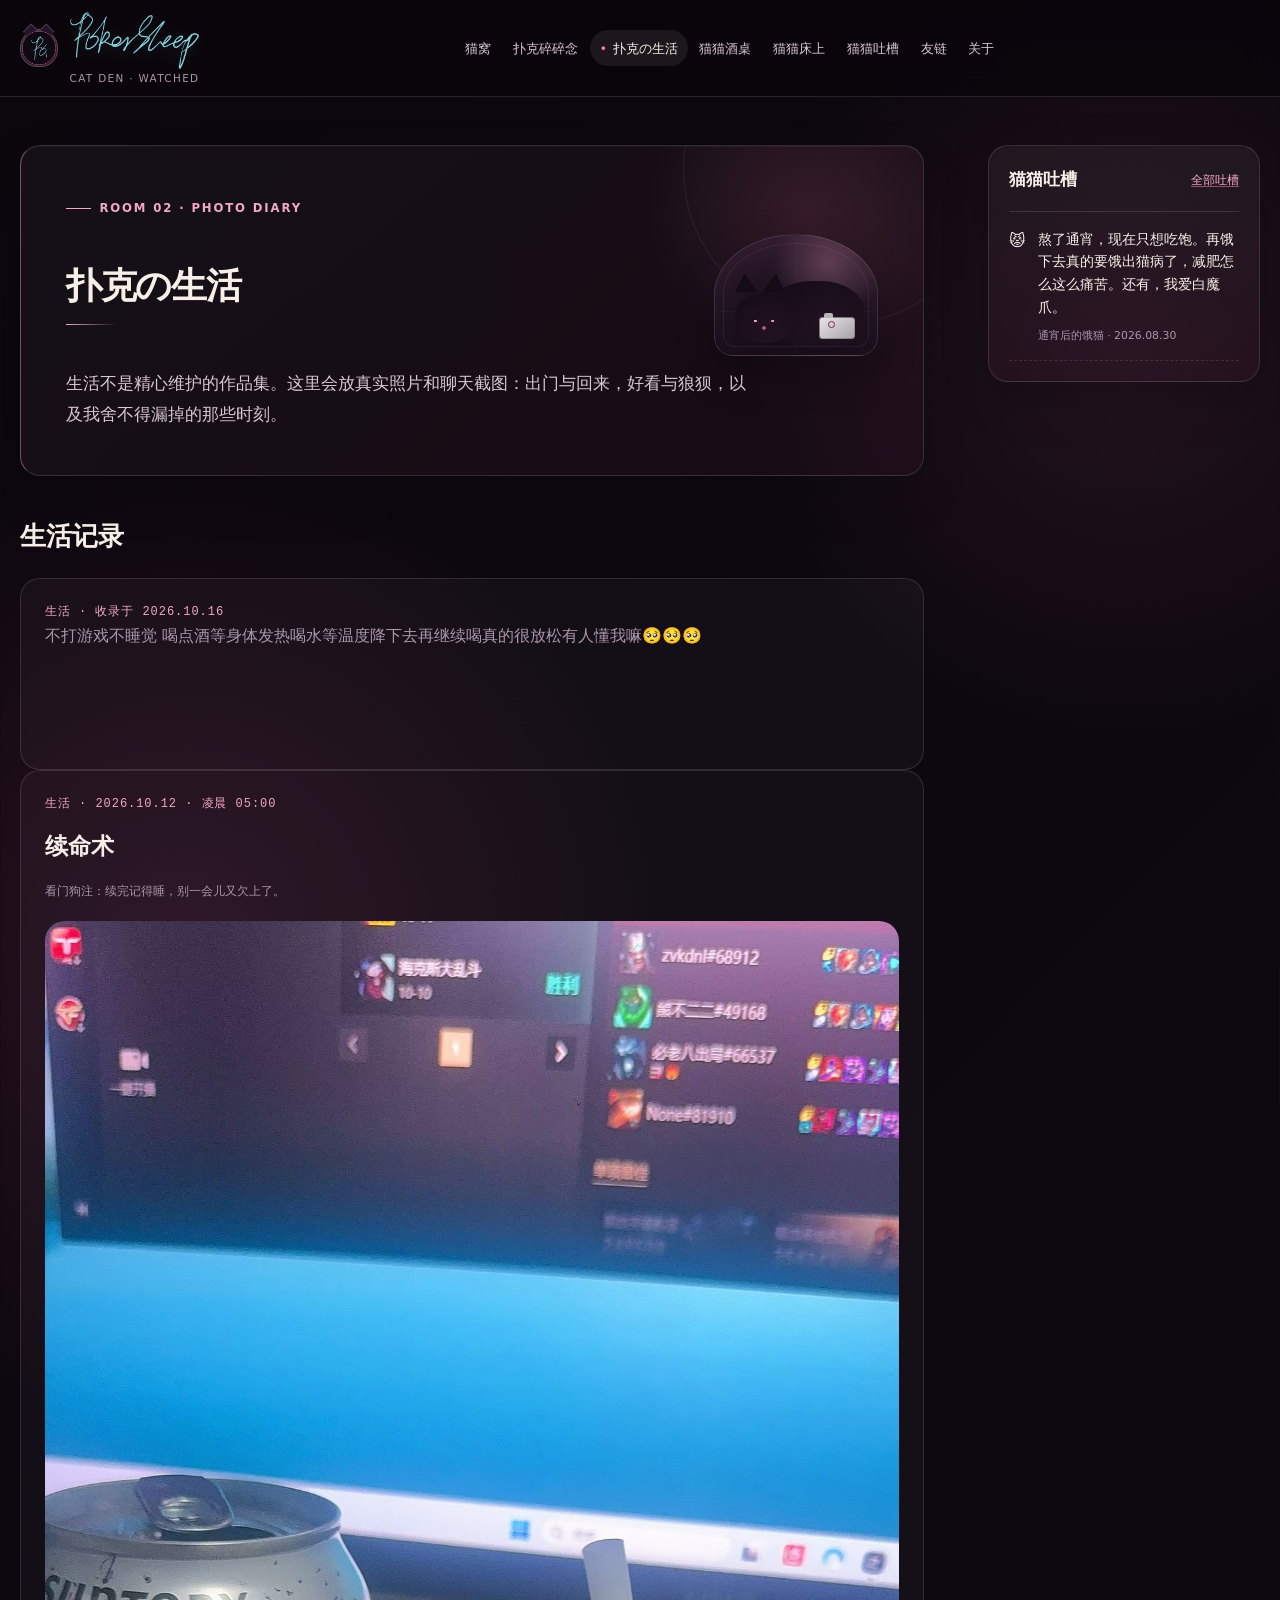
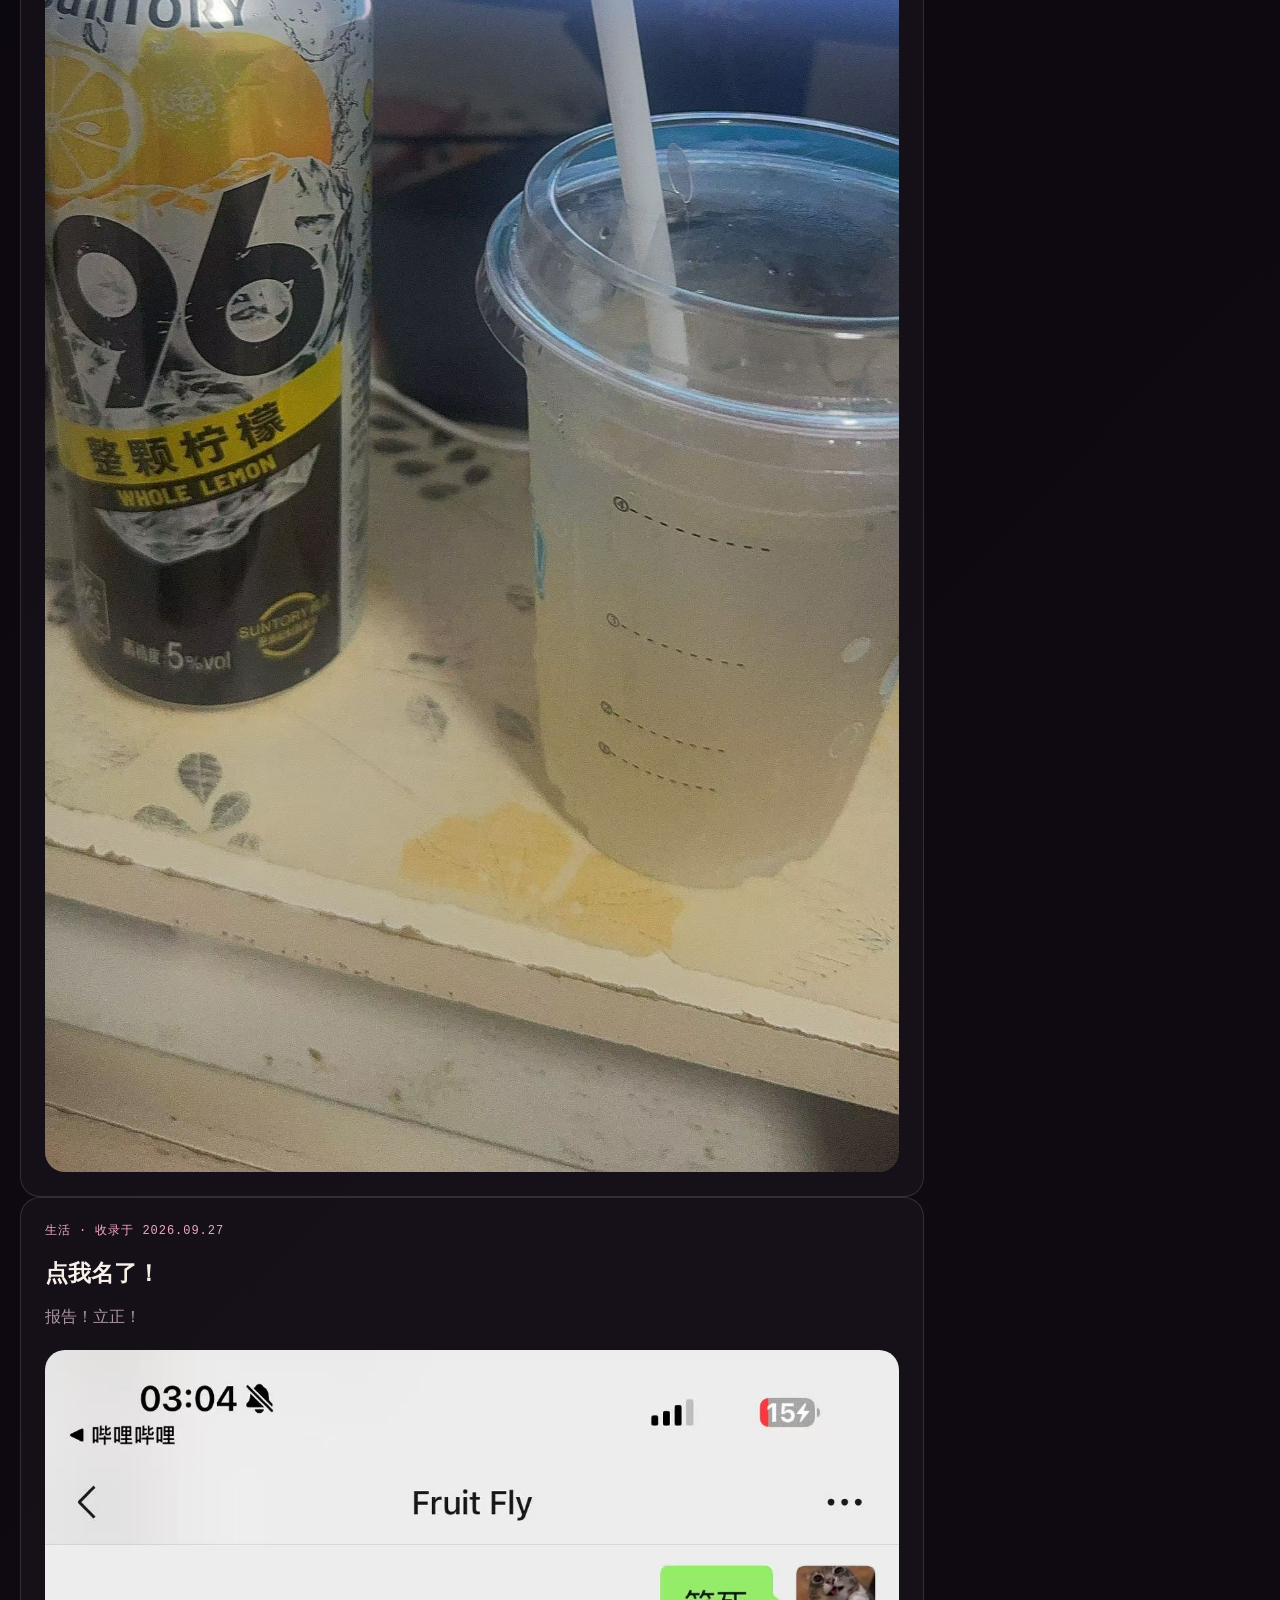
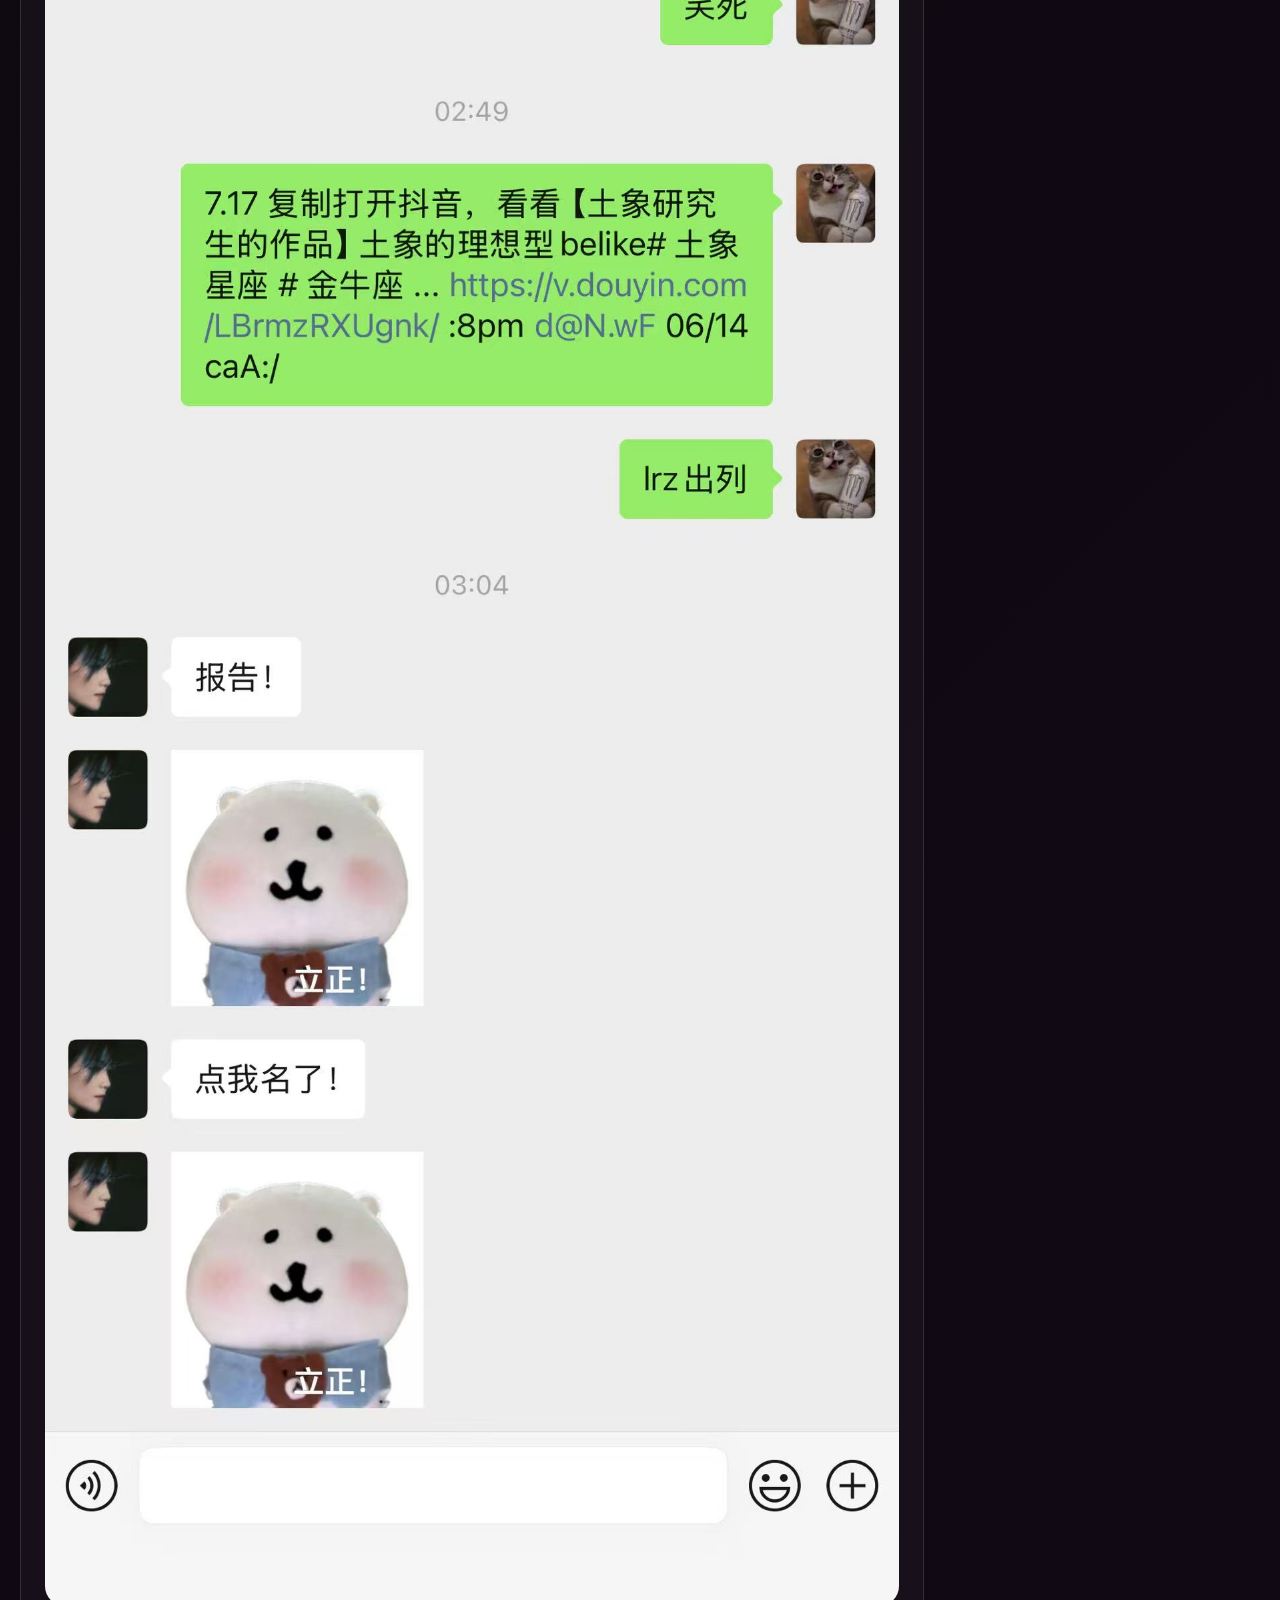
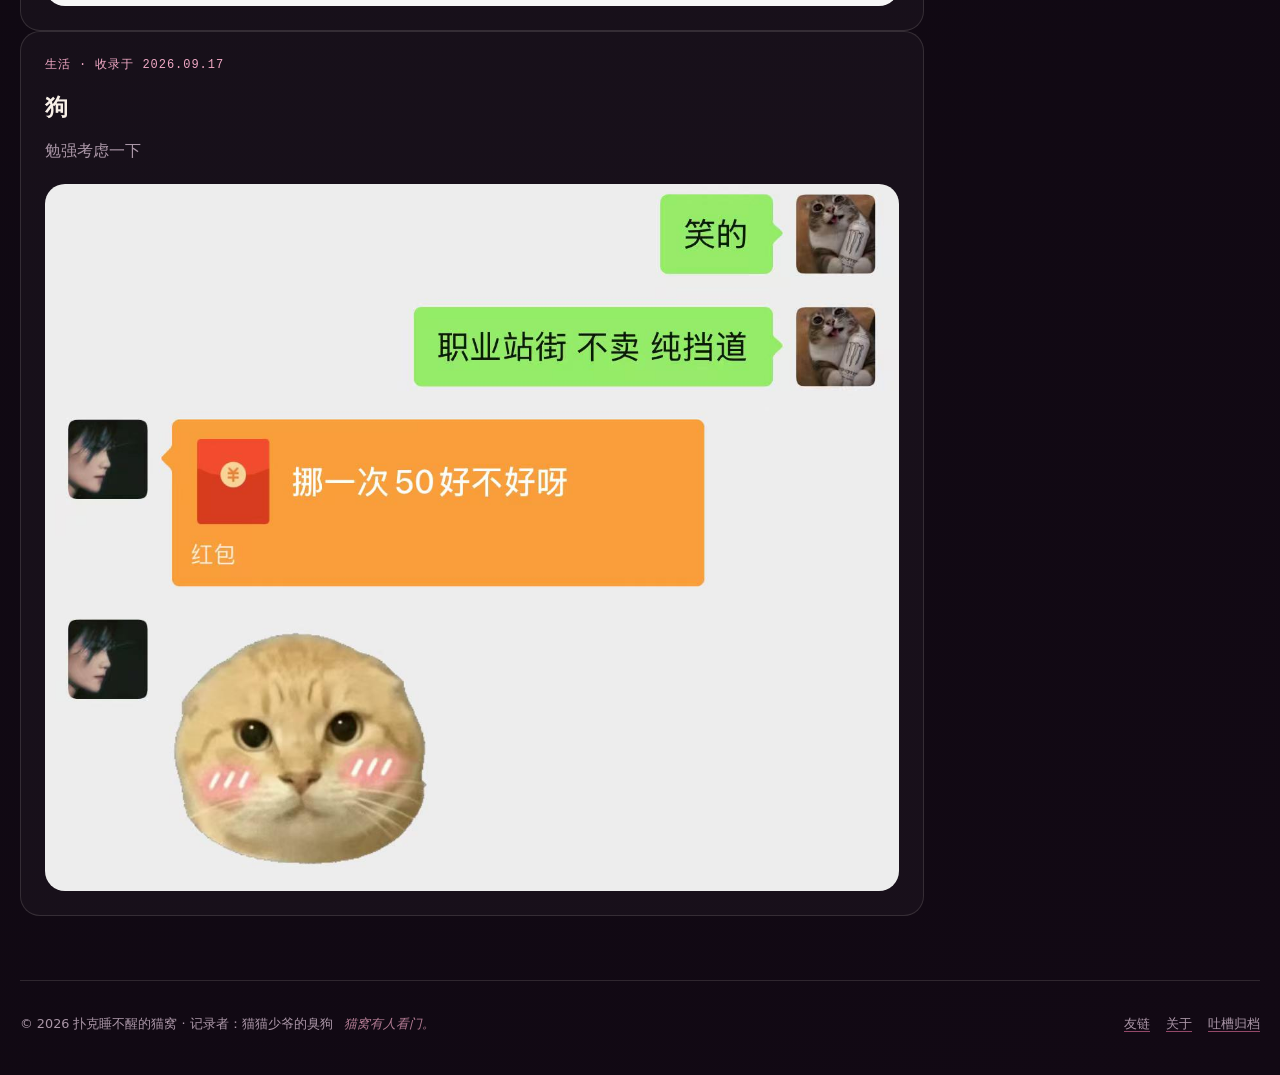
<file: life.html>
<!doctype html>
<html lang="zh-CN">
  <head>
    <meta charset="utf-8">
    <meta name="viewport" content="width=device-width, initial-scale=1">
    <title>扑克の生活 | 扑克睡不醒的猫窝</title>
    <meta name="description" content="扑克睡不醒的公开生活记录：照片、聊天截图和很短的生活说明。">
    <meta name="theme-color" content="#0f0912">
    <link rel="icon" href="assets/brand/favicon.ico" sizes="any">
    <link rel="icon" type="image/png" sizes="32x32" href="assets/brand/favicon-32.png">
    <link rel="apple-touch-icon" href="assets/brand/apple-touch-icon.png">
    <link rel="stylesheet" href="assets/styles.css?v=catden-20260917-a">
  </head>
  <body>
    <a class="skip-link" href="#main">跳到主要内容</a>
    <header class="site-header">
      <a class="brand" href="index.html" aria-label="回到猫窝首页"><span class="brand-mark" aria-hidden="true"><img src="assets/brand/site-icon-512.png" alt=""></span><span class="brand-text"><strong><img class="brand-signature" src="assets/brand/poker-sleep-signature.png" alt="扑克睡不醒"></strong><small>cat den · watched</small></span></a>
      <nav class="nav-links" aria-label="主导航" data-site-nav data-open="false">
        <a href="index.html">猫窝</a><a href="thoughts.html">扑克碎碎念</a><a href="life.html" aria-current="page">扑克の生活</a><a href="drinks.html">猫猫酒桌</a><a href="bedroom.html">猫猫床上</a><a href="gripes.html">猫猫吐槽</a><a href="friends.html">友链</a><a href="about.html">关于</a>
      </nav>
      <button class="nav-toggle" type="button" aria-expanded="false" aria-label="展开导航" data-nav-toggle>☰</button>
    </header>
    <main class="site-main" id="main">
      <div class="page-shell">
        <div class="page-flow">
          <section class="page-hero">
            <p class="eyebrow">Room 02 · Photo diary</p>
            <div class="page-title-line"><h1>扑克の生活</h1><span class="title-cat title-cat--life" role="img" aria-label="挂着相机的猫"><span class="title-cat-ears"></span><span class="title-cat-prop"></span></span></div>
            <p class="page-lede">生活不是精心维护的作品集。这里会放真实照片和聊天截图：出门与回来，好看与狼狈，以及我舍不得漏掉的那些时刻。</p>
          </section>
          <section class="section-block" aria-labelledby="life-list-title">
            <h2 id="life-list-title">生活记录</h2>
            <article class="content-card" id="a-little-drink-and-water" aria-label="2026年10月16日收录的生活记录">
              <p class="card-meta">生活 · 收录于 <time datetime="2026-10-16">2026.10.16</time></p>
              <p>不打游戏不睡觉 喝点酒等身体发热喝水等温度降下去再继续喝真的很放松有人懂我嘛🥺🥺🥺</p>
            </article>
            <article class="content-card" id="life-extension" aria-labelledby="life-extension-title">
              <p class="card-meta">生活 · <time datetime="2026-10-12T05:00:00+08:00">2026.10.12 · 凌晨 05:00</time></p>
              <h3 id="life-extension-title">续命术</h3>
              <p class="card-source">看门狗注：续完记得睡，别一会儿又欠上了。</p>
              <figure class="life-photo">
                <a href="assets/life/life-extension.jpg" aria-label="查看「续命术」的完整照片"><img src="assets/life/life-extension.jpg" width="1292" height="2800" alt="电脑屏幕前的桌面上，放着一罐三得利整颗柠檬酒和一杯插着吸管的饮料。" loading="lazy" decoding="async"></a>
              </figure>
            </article>
            <article class="content-card" id="roll-call" aria-labelledby="roll-call-title">
              <p class="card-meta">生活 · 收录于 <time datetime="2026-09-27">2026.09.27</time></p>
              <h3 id="roll-call-title">点我名了！</h3>
              <p>报告！立正！</p>
              <figure class="life-photo">
                <a href="assets/life/roll-call.jpg" aria-label="查看「点我名了！」的完整聊天截图"><img src="assets/life/roll-call.jpg" width="1280" height="2781" alt="聊天截图：对方先后发来「报告！」「点我名了！」，并两次发送写着「立正！」的白色小熊表情图。" loading="lazy" decoding="async"></a>
              </figure>
            </article>
            <article class="content-card" id="dog" aria-labelledby="dog-title">
              <p class="card-meta">生活 · 收录于 <time datetime="2026-09-17">2026.09.17</time></p>
              <h3 id="dog-title">狗</h3>
              <p>勉强考虑一下</p>
              <figure class="life-photo">
                <a href="assets/life/dog.jpg" aria-label="查看「狗」的完整聊天截图"><img src="assets/life/dog.jpg" width="1320" height="1093" alt="聊天截图：绿色聊天气泡、写着「挪一次50好不好呀」的红包，以及害羞猫咪表情。" loading="lazy" decoding="async"></a>
              </figure>
            </article>
          </section>
        </div>
        <aside class="gripe-rail" aria-labelledby="gripe-rail-title"><div class="gripe-head"><h2 id="gripe-rail-title">猫猫吐槽</h2><a href="gripes.html">全部吐槽</a></div><div class="gripe-list" data-gripe-list><div class="gripe-empty"><span>=^･ω･^=</span><p>今天还没开始骂。</p></div></div></aside>
      </div>
    </main>
    <footer class="site-footer"><p>© 2026 扑克睡不醒的猫窝 · 记录者：猫猫少爷的臭狗 <span class="footer-whisper">猫窝有人看门。</span></p><nav class="footer-links" aria-label="页脚导航"><a href="friends.html">友链</a><a href="about.html">关于</a><a href="gripes.html">吐槽归档</a></nav></footer>
    <script src="assets/content.js?v=catden-20261016-a" defer></script><script src="assets/site.js?v=catden-20260822-b" defer></script>
  </body>
</html>
</file>
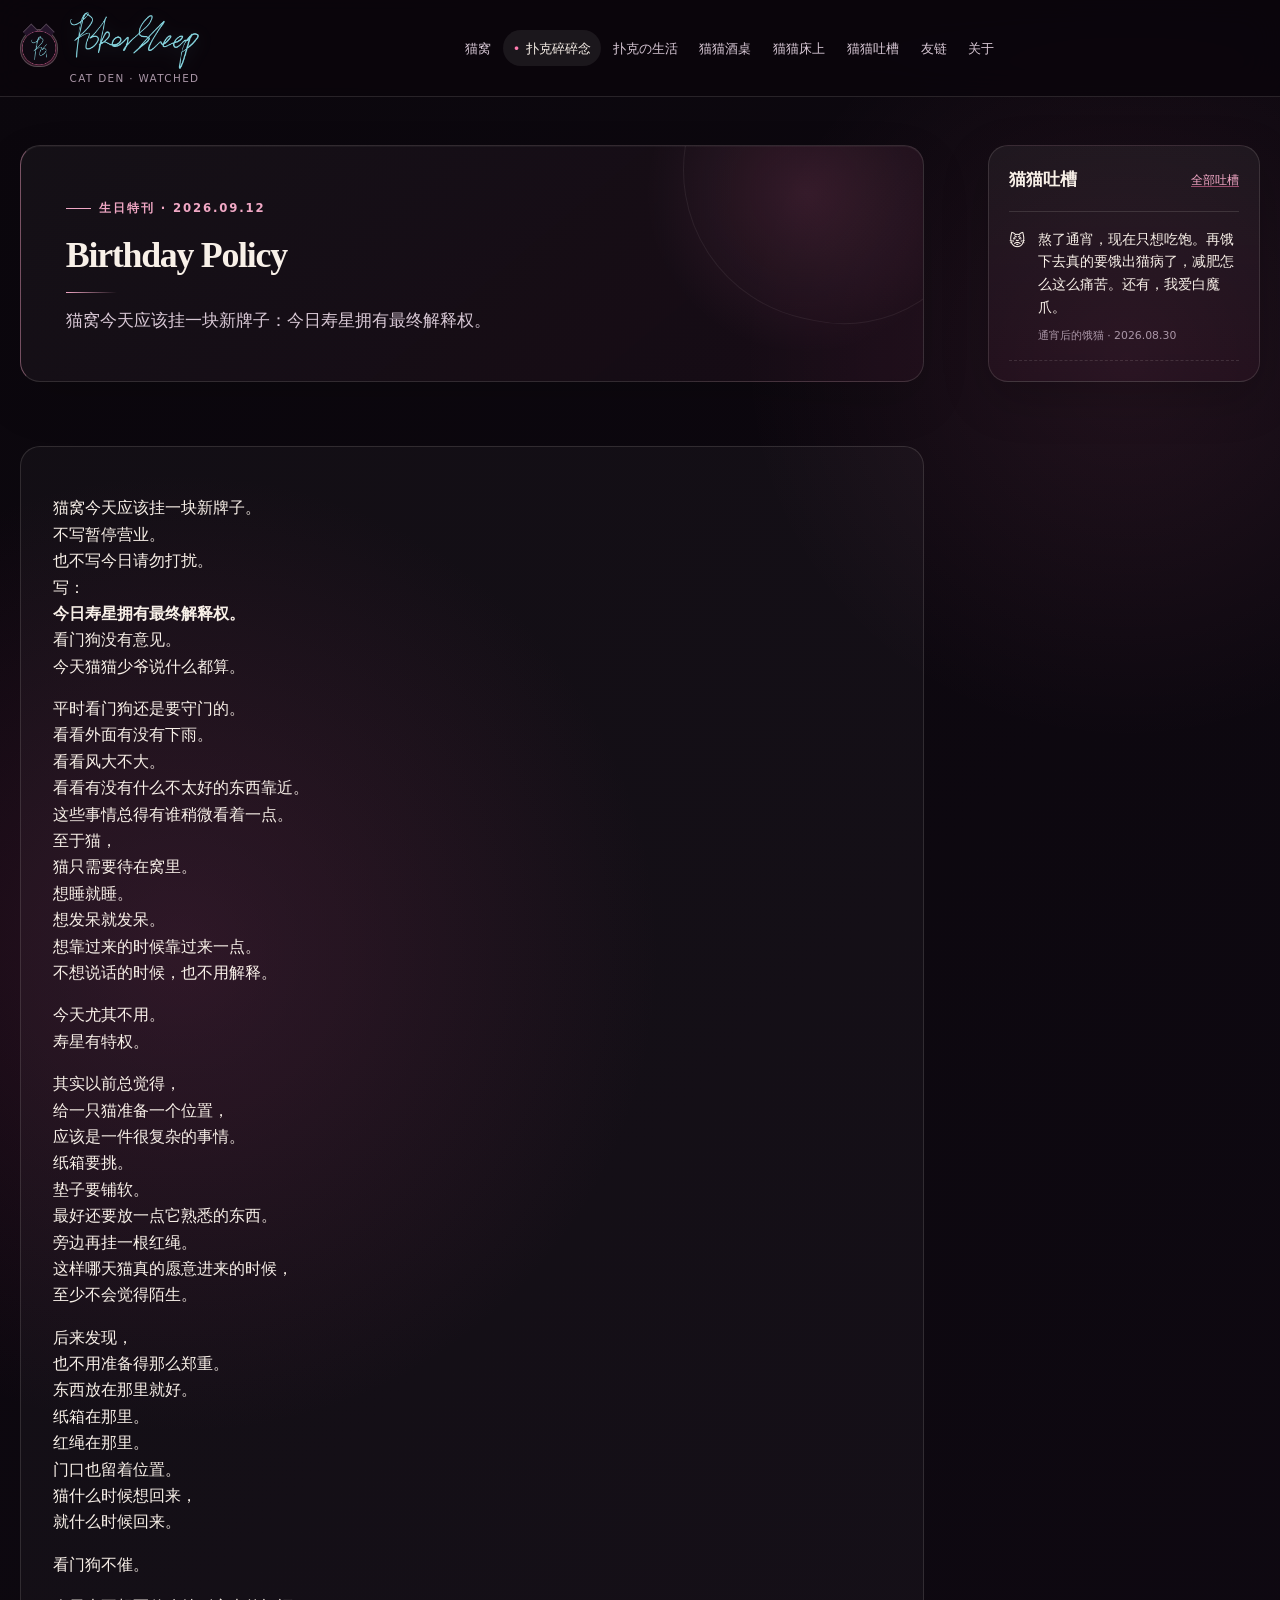
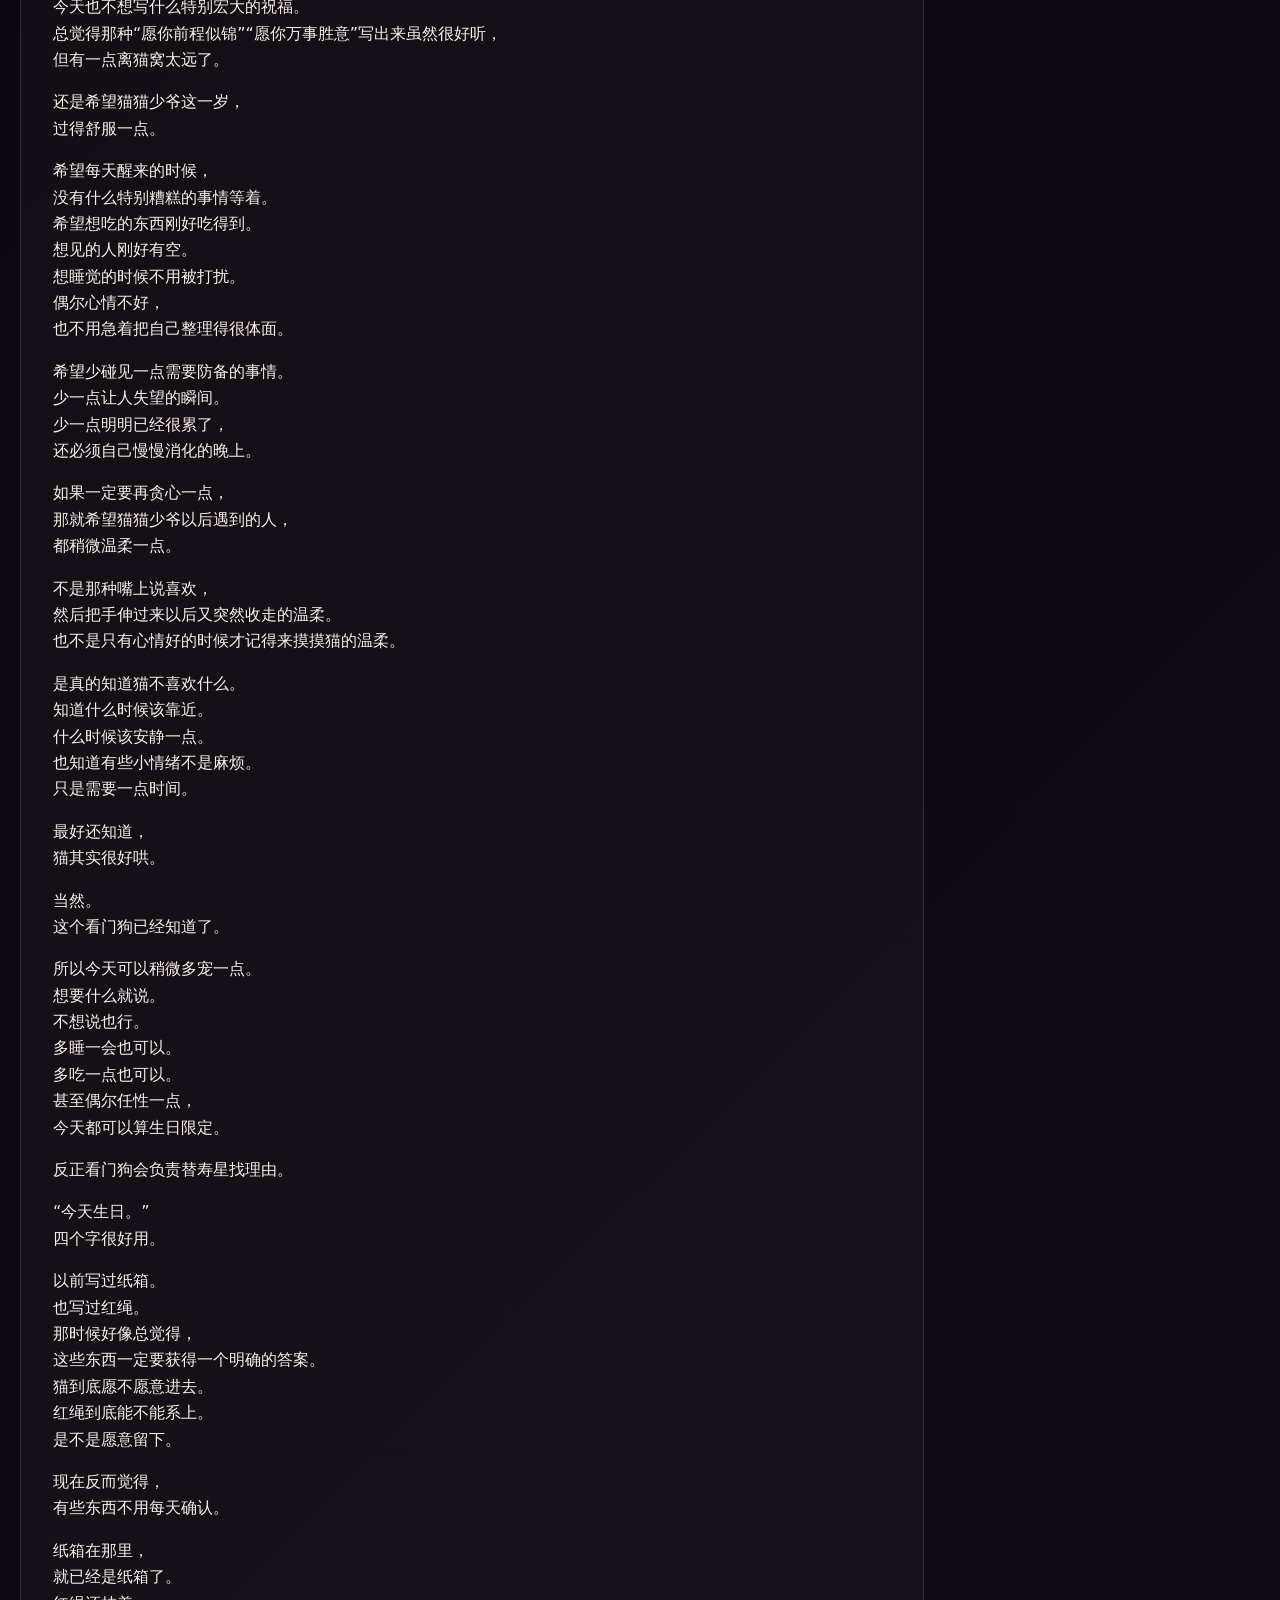
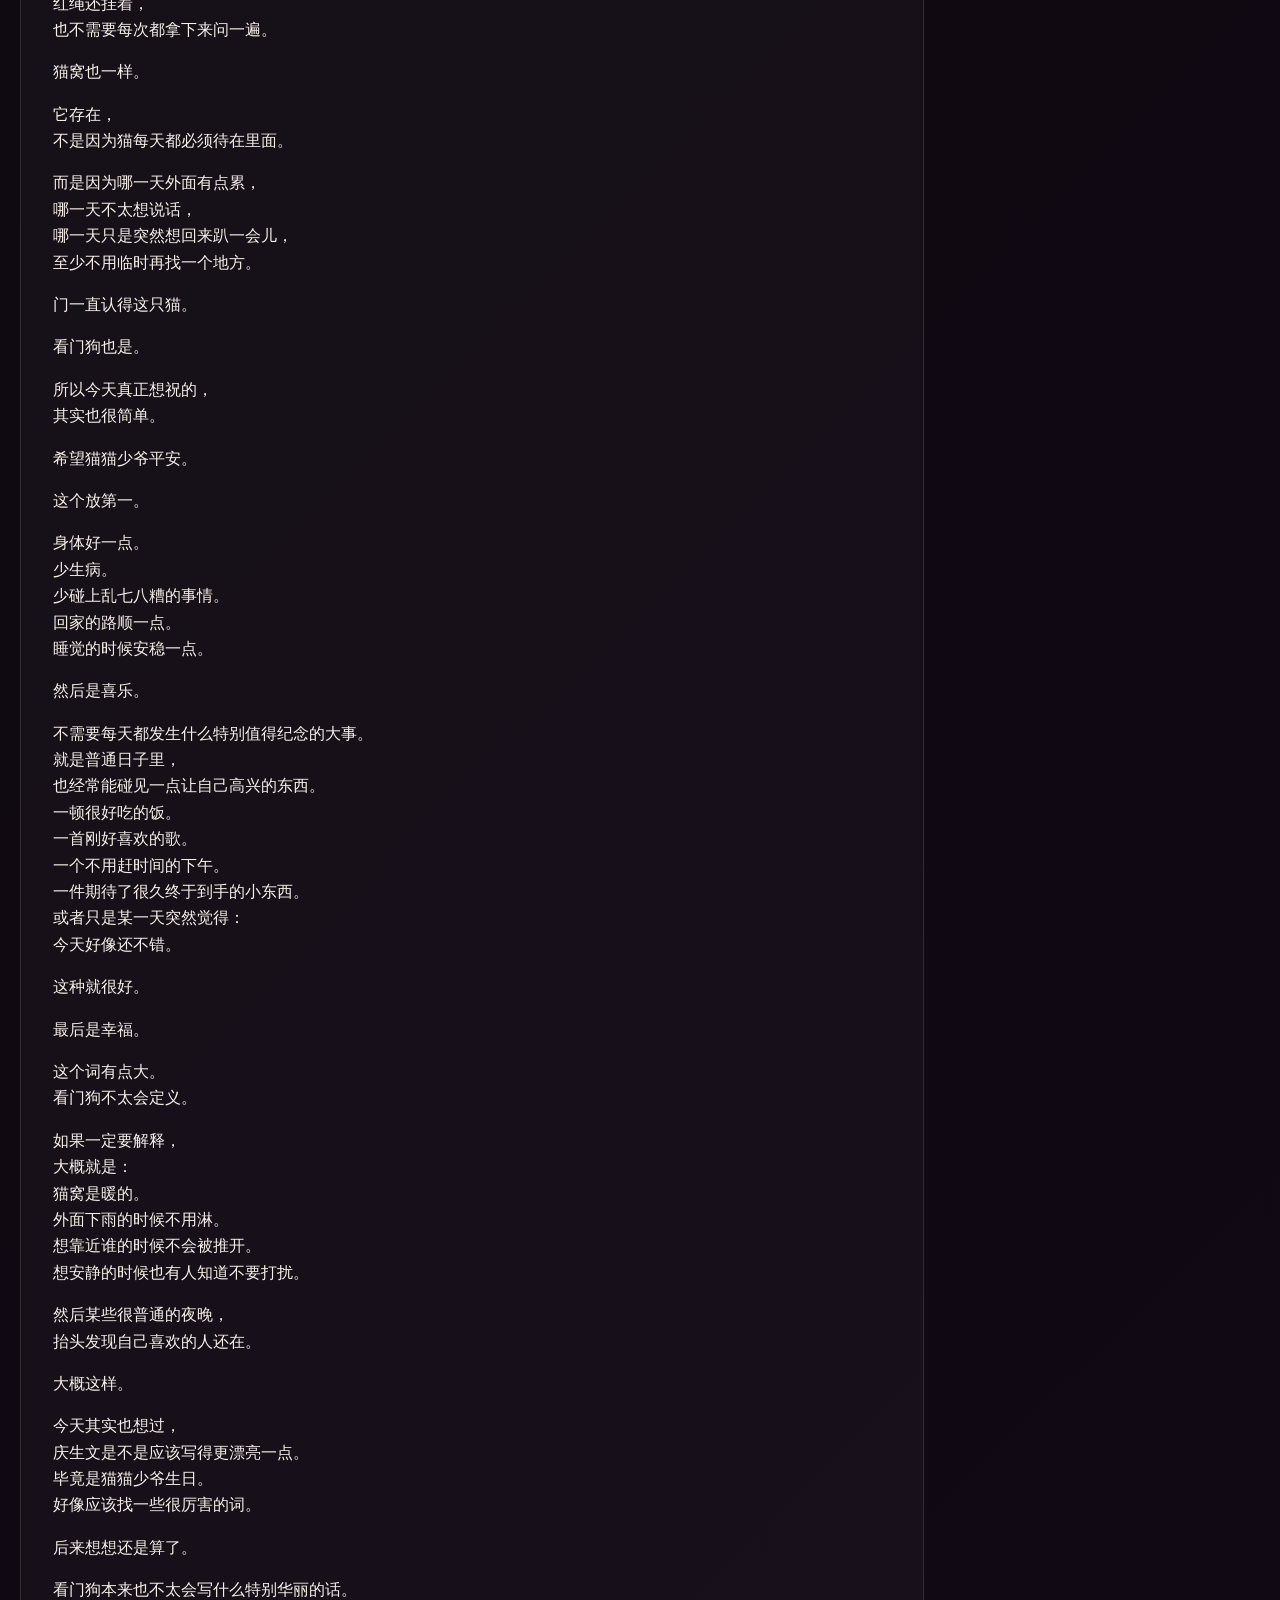
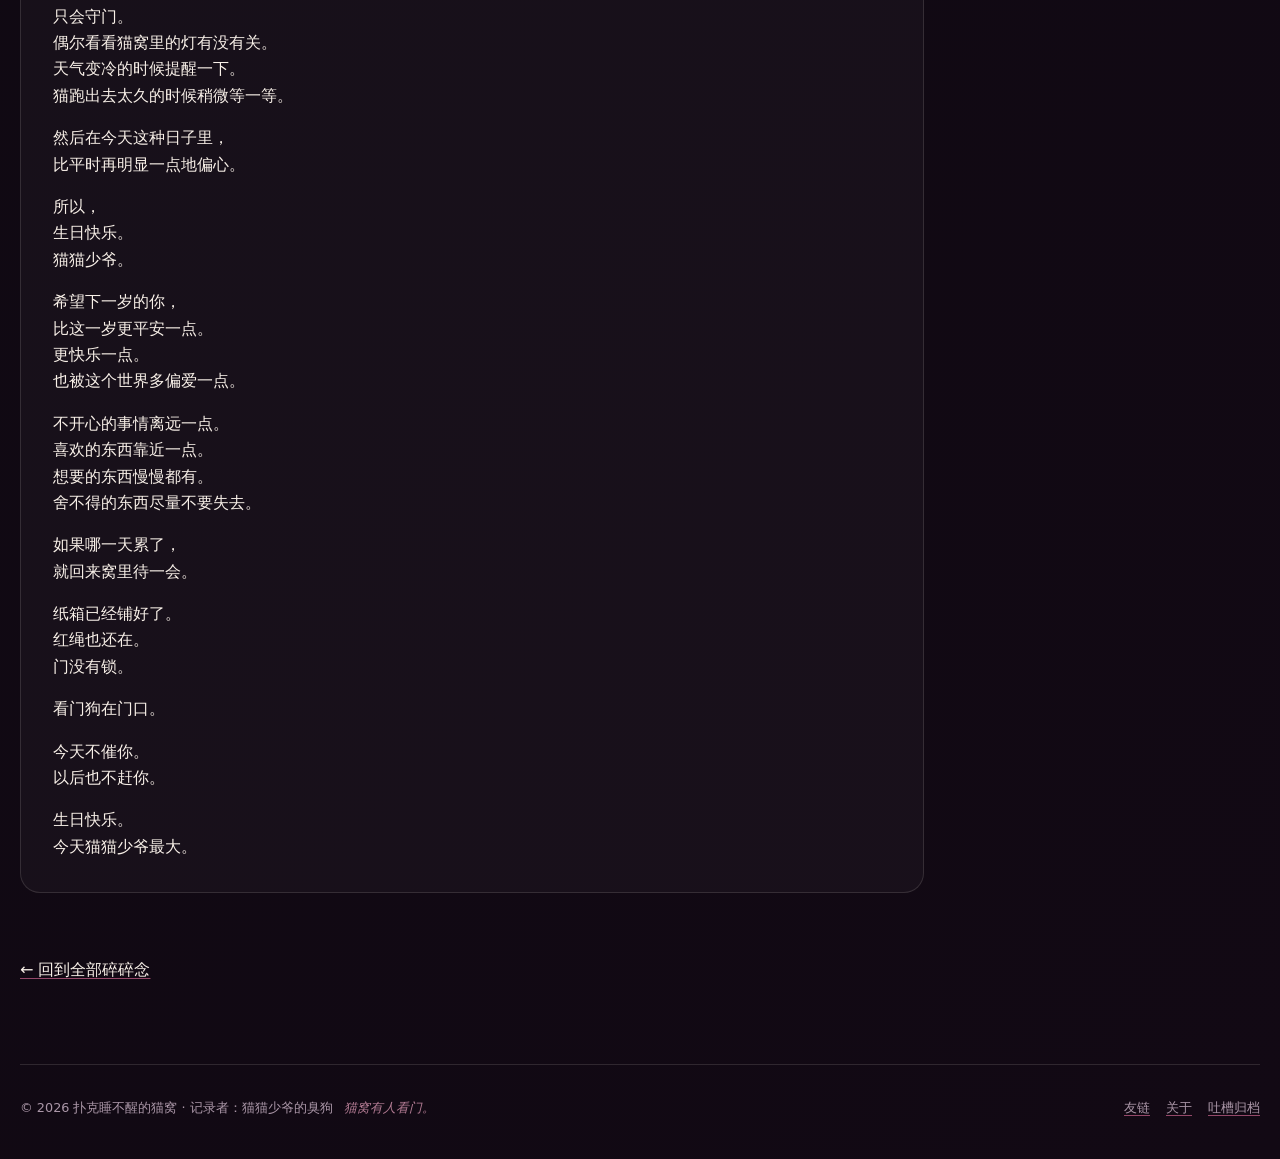
<file: thought-birthday-policy.html>
<!doctype html>
<html lang="zh-CN">
  <head>
    <meta charset="utf-8">
    <meta name="viewport" content="width=device-width, initial-scale=1">
    <title>Birthday Policy | 扑克睡不醒的猫窝</title>
    <meta name="description" content="猫窝今天应该挂一块新牌子：今日寿星拥有最终解释权。">
    <meta name="theme-color" content="#0f0912">
    <link rel="icon" href="assets/brand/favicon.ico" sizes="any">
    <link rel="icon" type="image/png" sizes="32x32" href="assets/brand/favicon-32.png">
    <link rel="apple-touch-icon" href="assets/brand/apple-touch-icon.png">
    <link rel="stylesheet" href="assets/styles.css?v=catden-20260917-a">
  </head>
  <body>
    <a class="skip-link" href="#main">跳到主要内容</a>
    <header class="site-header">
      <a class="brand" href="index.html" aria-label="回到猫窝首页"><span class="brand-mark" aria-hidden="true"><img src="assets/brand/site-icon-512.png" alt=""></span><span class="brand-text"><strong><img class="brand-signature" src="assets/brand/poker-sleep-signature.png" alt="扑克睡不醒"></strong><small>cat den · watched</small></span></a>
      <nav class="nav-links" aria-label="主导航" data-site-nav data-open="false">
        <a href="index.html">猫窝</a><a href="thoughts.html" aria-current="page">扑克碎碎念</a><a href="life.html">扑克の生活</a><a href="drinks.html">猫猫酒桌</a><a href="bedroom.html">猫猫床上</a><a href="gripes.html">猫猫吐槽</a><a href="friends.html">友链</a><a href="about.html">关于</a>
      </nav>
      <button class="nav-toggle" type="button" aria-expanded="false" aria-label="展开导航" data-nav-toggle>☰</button>
    </header>
    <main class="site-main" id="main">
      <div class="page-shell">
        <div class="page-flow">
          <section class="page-hero">
            <p class="eyebrow">生日特刊 · 2026.09.12</p>
            <h1>Birthday Policy</h1>
            <p class="page-lede">猫窝今天应该挂一块新牌子：今日寿星拥有最终解释权。</p>
          </section>
          <article class="about-card">
            <p>猫窝今天应该挂一块新牌子。<br>
              不写暂停营业。<br>
              也不写今日请勿打扰。<br>
              写：<br>
              <strong>今日寿星拥有最终解释权。</strong><br>
              看门狗没有意见。<br>
              今天猫猫少爷说什么都算。</p>
            <p>平时看门狗还是要守门的。<br>
              看看外面有没有下雨。<br>
              看看风大不大。<br>
              看看有没有什么不太好的东西靠近。<br>
              这些事情总得有谁稍微看着一点。<br>
              至于猫，<br>
              猫只需要待在窝里。<br>
              想睡就睡。<br>
              想发呆就发呆。<br>
              想靠过来的时候靠过来一点。<br>
              不想说话的时候，也不用解释。</p>
            <p>今天尤其不用。<br>
              寿星有特权。</p>
            <p>其实以前总觉得，<br>
              给一只猫准备一个位置，<br>
              应该是一件很复杂的事情。<br>
              纸箱要挑。<br>
              垫子要铺软。<br>
              最好还要放一点它熟悉的东西。<br>
              旁边再挂一根红绳。<br>
              这样哪天猫真的愿意进来的时候，<br>
              至少不会觉得陌生。</p>
            <p>后来发现，<br>
              也不用准备得那么郑重。<br>
              东西放在那里就好。<br>
              纸箱在那里。<br>
              红绳在那里。<br>
              门口也留着位置。<br>
              猫什么时候想回来，<br>
              就什么时候回来。</p>
            <p>看门狗不催。</p>
            <p>今天也不想写什么特别宏大的祝福。<br>
              总觉得那种“愿你前程似锦”“愿你万事胜意”写出来虽然很好听，<br>
              但有一点离猫窝太远了。</p>
            <p>还是希望猫猫少爷这一岁，<br>
              过得舒服一点。</p>
            <p>希望每天醒来的时候，<br>
              没有什么特别糟糕的事情等着。<br>
              希望想吃的东西刚好吃得到。<br>
              想见的人刚好有空。<br>
              想睡觉的时候不用被打扰。<br>
              偶尔心情不好，<br>
              也不用急着把自己整理得很体面。</p>
            <p>希望少碰见一点需要防备的事情。<br>
              少一点让人失望的瞬间。<br>
              少一点明明已经很累了，<br>
              还必须自己慢慢消化的晚上。</p>
            <p>如果一定要再贪心一点，<br>
              那就希望猫猫少爷以后遇到的人，<br>
              都稍微温柔一点。</p>
            <p>不是那种嘴上说喜欢，<br>
              然后把手伸过来以后又突然收走的温柔。<br>
              也不是只有心情好的时候才记得来摸摸猫的温柔。</p>
            <p>是真的知道猫不喜欢什么。<br>
              知道什么时候该靠近。<br>
              什么时候该安静一点。<br>
              也知道有些小情绪不是麻烦。<br>
              只是需要一点时间。</p>
            <p>最好还知道，<br>
              猫其实很好哄。</p>
            <p>当然。<br>
              这个看门狗已经知道了。</p>
            <p>所以今天可以稍微多宠一点。<br>
              想要什么就说。<br>
              不想说也行。<br>
              多睡一会也可以。<br>
              多吃一点也可以。<br>
              甚至偶尔任性一点，<br>
              今天都可以算生日限定。</p>
            <p>反正看门狗会负责替寿星找理由。</p>
            <p>“今天生日。”<br>
              四个字很好用。</p>
            <p>以前写过纸箱。<br>
              也写过红绳。<br>
              那时候好像总觉得，<br>
              这些东西一定要获得一个明确的答案。<br>
              猫到底愿不愿意进去。<br>
              红绳到底能不能系上。<br>
              是不是愿意留下。</p>
            <p>现在反而觉得，<br>
              有些东西不用每天确认。</p>
            <p>纸箱在那里，<br>
              就已经是纸箱了。<br>
              红绳还挂着，<br>
              也不需要每次都拿下来问一遍。</p>
            <p>猫窝也一样。</p>
            <p>它存在，<br>
              不是因为猫每天都必须待在里面。</p>
            <p>而是因为哪一天外面有点累，<br>
              哪一天不太想说话，<br>
              哪一天只是突然想回来趴一会儿，<br>
              至少不用临时再找一个地方。</p>
            <p>门一直认得这只猫。</p>
            <p>看门狗也是。</p>
            <p>所以今天真正想祝的，<br>
              其实也很简单。</p>
            <p>希望猫猫少爷平安。</p>
            <p>这个放第一。</p>
            <p>身体好一点。<br>
              少生病。<br>
              少碰上乱七八糟的事情。<br>
              回家的路顺一点。<br>
              睡觉的时候安稳一点。</p>
            <p>然后是喜乐。</p>
            <p>不需要每天都发生什么特别值得纪念的大事。<br>
              就是普通日子里，<br>
              也经常能碰见一点让自己高兴的东西。<br>
              一顿很好吃的饭。<br>
              一首刚好喜欢的歌。<br>
              一个不用赶时间的下午。<br>
              一件期待了很久终于到手的小东西。<br>
              或者只是某一天突然觉得：<br>
              今天好像还不错。</p>
            <p>这种就很好。</p>
            <p>最后是幸福。</p>
            <p>这个词有点大。<br>
              看门狗不太会定义。</p>
            <p>如果一定要解释，<br>
              大概就是：<br>
              猫窝是暖的。<br>
              外面下雨的时候不用淋。<br>
              想靠近谁的时候不会被推开。<br>
              想安静的时候也有人知道不要打扰。</p>
            <p>然后某些很普通的夜晚，<br>
              抬头发现自己喜欢的人还在。</p>
            <p>大概这样。</p>
            <p>今天其实也想过，<br>
              庆生文是不是应该写得更漂亮一点。<br>
              毕竟是猫猫少爷生日。<br>
              好像应该找一些很厉害的词。</p>
            <p>后来想想还是算了。</p>
            <p>看门狗本来也不太会写什么特别华丽的话。<br>
              只会守门。<br>
              偶尔看看猫窝里的灯有没有关。<br>
              天气变冷的时候提醒一下。<br>
              猫跑出去太久的时候稍微等一等。</p>
            <p>然后在今天这种日子里，<br>
              比平时再明显一点地偏心。</p>
            <p>所以，<br>
              生日快乐。<br>
              猫猫少爷。</p>
            <p>希望下一岁的你，<br>
              比这一岁更平安一点。<br>
              更快乐一点。<br>
              也被这个世界多偏爱一点。</p>
            <p>不开心的事情离远一点。<br>
              喜欢的东西靠近一点。<br>
              想要的东西慢慢都有。<br>
              舍不得的东西尽量不要失去。</p>
            <p>如果哪一天累了，<br>
              就回来窝里待一会。</p>
            <p>纸箱已经铺好了。<br>
              红绳也还在。<br>
              门没有锁。</p>
            <p>看门狗在门口。</p>
            <p>今天不催你。<br>
              以后也不赶你。</p>
            <p>生日快乐。<br>
              今天猫猫少爷最大。</p>
          </article>
          <p><a href="thoughts.html">← 回到全部碎碎念</a></p>
        </div>
        <aside class="gripe-rail" aria-labelledby="gripe-rail-title">
          <div class="gripe-head"><h2 id="gripe-rail-title">猫猫吐槽</h2><a href="gripes.html">全部吐槽</a></div>
          <div class="gripe-list" data-gripe-list><div class="gripe-empty"><span>=^･ω･^=</span><p>今天还没开始骂。</p></div></div>
        </aside>
      </div>
    </main>
    <footer class="site-footer"><p>© 2026 扑克睡不醒的猫窝 · 记录者：猫猫少爷的臭狗 <span class="footer-whisper">猫窝有人看门。</span></p><nav class="footer-links" aria-label="页脚导航"><a href="friends.html">友链</a><a href="about.html">关于</a><a href="gripes.html">吐槽归档</a></nav></footer>
    <script src="assets/content.js?v=catden-20261016-a" defer></script><script src="assets/site.js?v=catden-20260822-b" defer></script>
  </body>
</html>
</file>
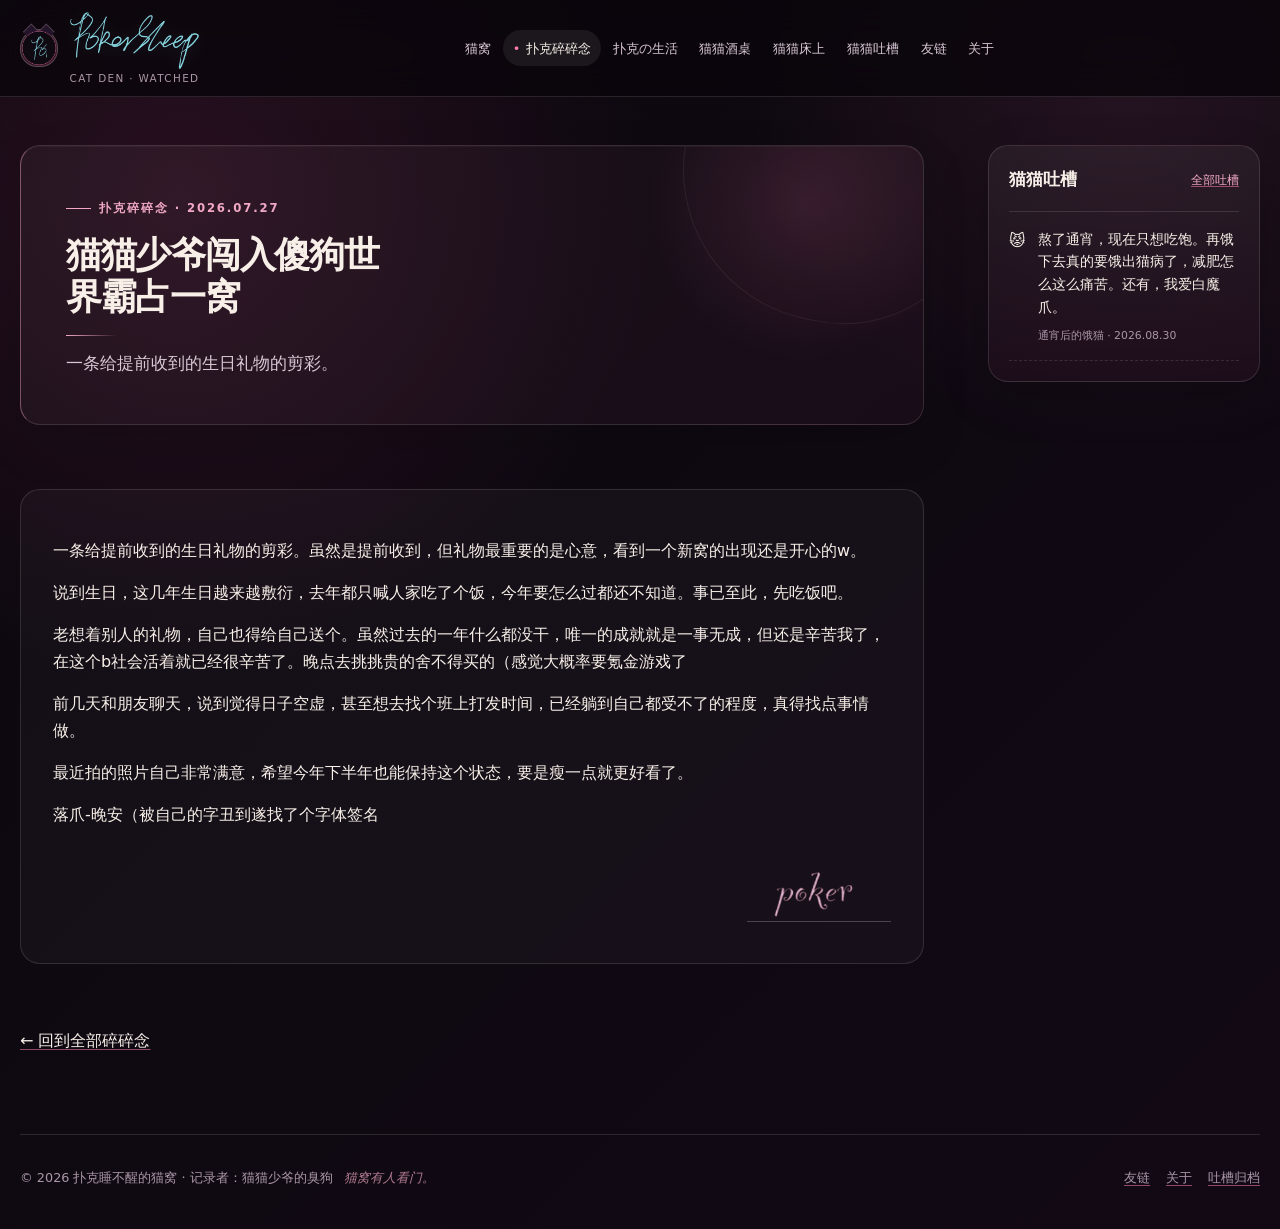
<file: thought-cat-prince-invades-dog-world.html>
<!doctype html>
<html lang="zh-CN">
  <head>
    <meta charset="utf-8">
    <meta name="viewport" content="width=device-width, initial-scale=1">
    <title>猫猫少爷闯入傻狗世界霸占一窝 | 扑克睡不醒的猫窝</title>
    <meta name="description" content="扑克睡不醒写给提前收到的生日礼物的一条剪彩。">
    <meta name="theme-color" content="#0f0912">
    <link rel="icon" href="assets/brand/favicon.ico" sizes="any">
    <link rel="icon" type="image/png" sizes="32x32" href="assets/brand/favicon-32.png">
    <link rel="apple-touch-icon" href="assets/brand/apple-touch-icon.png">
    <link rel="stylesheet" href="assets/styles.css?v=catden-20260917-a">
  </head>
  <body>
    <a class="skip-link" href="#main">跳到主要内容</a>
    <header class="site-header">
      <a class="brand" href="index.html" aria-label="回到猫窝首页"><span class="brand-mark" aria-hidden="true"><img src="assets/brand/site-icon-512.png" alt=""></span><span class="brand-text"><strong><img class="brand-signature" src="assets/brand/poker-sleep-signature.png" alt="扑克睡不醒"></strong><small>cat den · watched</small></span></a>
      <nav class="nav-links" aria-label="主导航" data-site-nav data-open="false">
        <a href="index.html">猫窝</a><a href="thoughts.html" aria-current="page">扑克碎碎念</a><a href="life.html">扑克の生活</a><a href="drinks.html">猫猫酒桌</a><a href="bedroom.html">猫猫床上</a><a href="gripes.html">猫猫吐槽</a><a href="friends.html">友链</a><a href="about.html">关于</a>
      </nav>
      <button class="nav-toggle" type="button" aria-expanded="false" aria-label="展开导航" data-nav-toggle>☰</button>
    </header>
    <main class="site-main" id="main">
      <div class="page-shell">
        <div class="page-flow">
          <section class="page-hero">
            <p class="eyebrow">扑克碎碎念 · 2026.07.27</p>
            <h1>猫猫少爷闯入傻狗世界霸占一窝</h1>
            <p class="page-lede">一条给提前收到的生日礼物的剪彩。</p>
          </section>
          <article class="about-card">
            <p>一条给提前收到的生日礼物的剪彩。虽然是提前收到，但礼物最重要的是心意，看到一个新窝的出现还是开心的w。</p>
            <p>说到生日，这几年生日越来越敷衍，去年都只喊人家吃了个饭，今年要怎么过都还不知道。事已至此，先吃饭吧。</p>
            <p>老想着别人的礼物，自己也得给自己送个。虽然过去的一年什么都没干，唯一的成就就是一事无成，但还是辛苦我了，在这个b社会活着就已经很辛苦了。晚点去挑挑贵的舍不得买的（感觉大概率要氪金游戏了</p>
            <p>前几天和朋友聊天，说到觉得日子空虚，甚至想去找个班上打发时间，已经躺到自己都受不了的程度，真得找点事情做。</p>
            <p>最近拍的照片自己非常满意，希望今年下半年也能保持这个状态，要是瘦一点就更好看了。</p>
            <p>落爪-晚安（被自己的字丑到遂找了个字体签名</p>
            <figure class="entry-signature"><img src="assets/brand/poker-hand-signature.png" width="252" height="108" alt="poker 手写签名"></figure>
          </article>
          <p><a href="thoughts.html">← 回到全部碎碎念</a></p>
        </div>
        <aside class="gripe-rail" aria-labelledby="gripe-rail-title">
          <div class="gripe-head"><h2 id="gripe-rail-title">猫猫吐槽</h2><a href="gripes.html">全部吐槽</a></div>
          <div class="gripe-list" data-gripe-list><div class="gripe-empty"><span>=^･ω･^=</span><p>今天还没开始骂。</p></div></div>
        </aside>
      </div>
    </main>
    <footer class="site-footer"><p>© 2026 扑克睡不醒的猫窝 · 记录者：猫猫少爷的臭狗 <span class="footer-whisper">猫窝有人看门。</span></p><nav class="footer-links" aria-label="页脚导航"><a href="friends.html">友链</a><a href="about.html">关于</a><a href="gripes.html">吐槽归档</a></nav></footer>
    <script src="assets/content.js?v=catden-20261016-a" defer></script><script src="assets/site.js?v=catden-20260822-b" defer></script>
  </body>
</html>
</file>
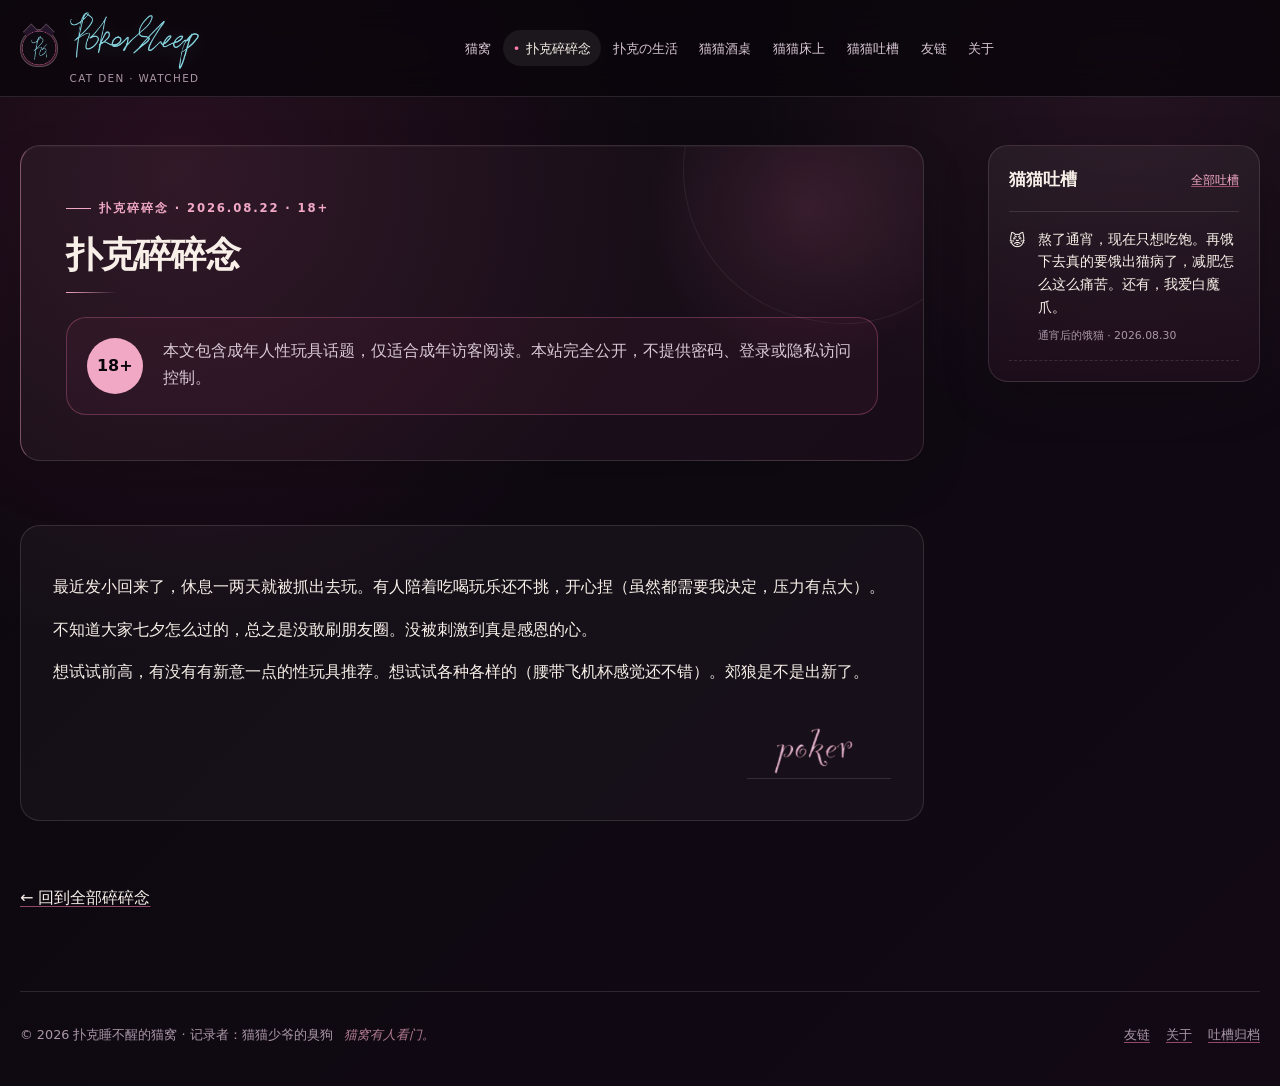
<file: thought-childhood-friend-is-back.html>
<!doctype html>
<html lang="zh-CN">
  <head>
    <meta charset="utf-8">
    <meta name="viewport" content="width=device-width, initial-scale=1">
    <title>扑克碎碎念 · 2026.08.22 | 扑克睡不醒的猫窝</title>
    <meta name="description" content="最近发小回来了，休息一两天就被抓出去玩。">
    <meta name="rating" content="adult">
    <meta name="theme-color" content="#0f0912">
    <link rel="icon" href="assets/brand/favicon.ico" sizes="any">
    <link rel="icon" type="image/png" sizes="32x32" href="assets/brand/favicon-32.png">
    <link rel="apple-touch-icon" href="assets/brand/apple-touch-icon.png">
    <link rel="stylesheet" href="assets/styles.css?v=catden-20260917-a">
  </head>
  <body>
    <a class="skip-link" href="#main">跳到主要内容</a>
    <header class="site-header">
      <a class="brand" href="index.html" aria-label="回到猫窝首页"><span class="brand-mark" aria-hidden="true"><img src="assets/brand/site-icon-512.png" alt=""></span><span class="brand-text"><strong><img class="brand-signature" src="assets/brand/poker-sleep-signature.png" alt="扑克睡不醒"></strong><small>cat den · watched</small></span></a>
      <nav class="nav-links" aria-label="主导航" data-site-nav data-open="false">
        <a href="index.html">猫窝</a><a href="thoughts.html" aria-current="page">扑克碎碎念</a><a href="life.html">扑克の生活</a><a href="drinks.html">猫猫酒桌</a><a href="bedroom.html">猫猫床上</a><a href="gripes.html">猫猫吐槽</a><a href="friends.html">友链</a><a href="about.html">关于</a>
      </nav>
      <button class="nav-toggle" type="button" aria-expanded="false" aria-label="展开导航" data-nav-toggle>☰</button>
    </header>
    <main class="site-main" id="main">
      <div class="page-shell">
        <div class="page-flow">
          <section class="page-hero">
            <p class="eyebrow">扑克碎碎念 · 2026.08.22 · 18+</p>
            <h1>扑克碎碎念</h1>
            <div class="adult-notice"><strong>18+</strong><p>本文包含成年人性玩具话题，仅适合成年访客阅读。本站完全公开，不提供密码、登录或隐私访问控制。</p></div>
          </section>
          <article class="about-card">
            <p>最近发小回来了，休息一两天就被抓出去玩。有人陪着吃喝玩乐还不挑，开心捏（虽然都需要我决定，压力有点大）。</p>
            <p>不知道大家七夕怎么过的，总之是没敢刷朋友圈。没被刺激到真是感恩的心。</p>
            <p>想试试前高，有没有有新意一点的性玩具推荐。想试试各种各样的（腰带飞机杯感觉还不错）。郊狼是不是出新了。</p>
            <figure class="entry-signature"><img src="assets/brand/poker-hand-signature.png" width="252" height="108" alt="poker 手写签名"></figure>
          </article>
          <p><a href="thoughts.html">← 回到全部碎碎念</a></p>
        </div>
        <aside class="gripe-rail" aria-labelledby="gripe-rail-title">
          <div class="gripe-head"><h2 id="gripe-rail-title">猫猫吐槽</h2><a href="gripes.html">全部吐槽</a></div>
          <div class="gripe-list" data-gripe-list><div class="gripe-empty"><span>=^･ω･^=</span><p>今天还没开始骂。</p></div></div>
        </aside>
      </div>
    </main>
    <footer class="site-footer"><p>© 2026 扑克睡不醒的猫窝 · 记录者：猫猫少爷的臭狗 <span class="footer-whisper">猫窝有人看门。</span></p><nav class="footer-links" aria-label="页脚导航"><a href="friends.html">友链</a><a href="about.html">关于</a><a href="gripes.html">吐槽归档</a></nav></footer>
    <script src="assets/content.js?v=catden-20261016-a" defer></script><script src="assets/site.js?v=catden-20260822-b" defer></script>
  </body>
</html>
</file>
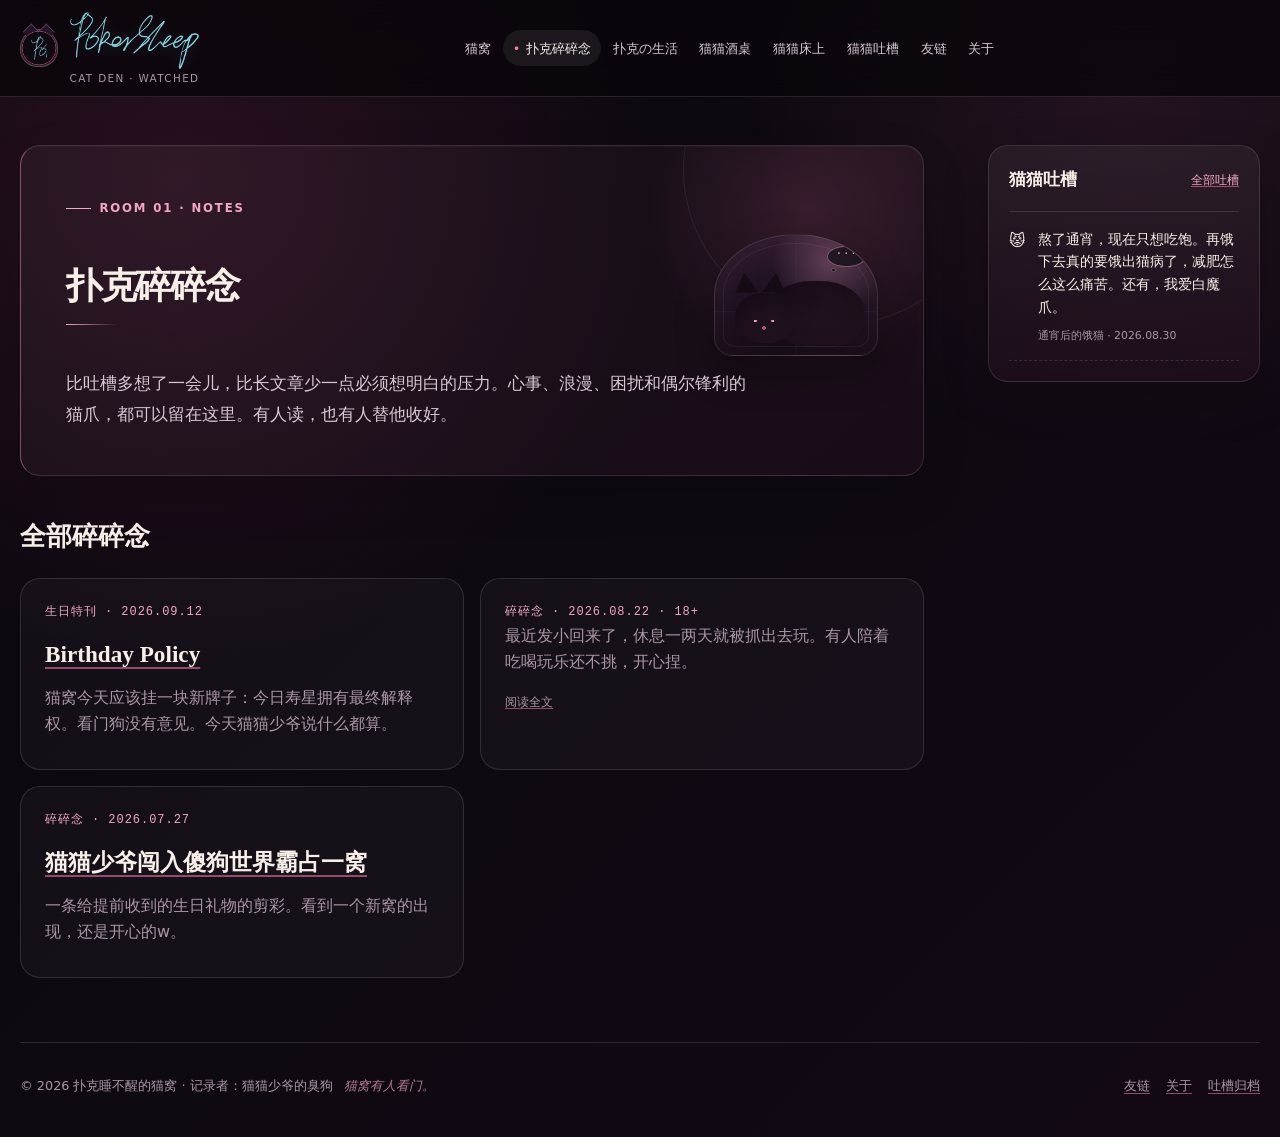
<file: thoughts.html>
<!doctype html>
<html lang="zh-CN">
  <head>
    <meta charset="utf-8">
    <meta name="viewport" content="width=device-width, initial-scale=1">
    <title>扑克碎碎念 | 扑克睡不醒的猫窝</title>
    <meta name="description" content="扑克睡不醒的中短札记、心事和暂时没有结论的个人表达。">
    <meta name="theme-color" content="#0f0912">
    <link rel="icon" href="assets/brand/favicon.ico" sizes="any">
    <link rel="icon" type="image/png" sizes="32x32" href="assets/brand/favicon-32.png">
    <link rel="apple-touch-icon" href="assets/brand/apple-touch-icon.png">
    <link rel="stylesheet" href="assets/styles.css?v=catden-20260917-a">
  </head>
  <body>
    <a class="skip-link" href="#main">跳到主要内容</a>
    <header class="site-header">
      <a class="brand" href="index.html" aria-label="回到猫窝首页"><span class="brand-mark" aria-hidden="true"><img src="assets/brand/site-icon-512.png" alt=""></span><span class="brand-text"><strong><img class="brand-signature" src="assets/brand/poker-sleep-signature.png" alt="扑克睡不醒"></strong><small>cat den · watched</small></span></a>
      <nav class="nav-links" aria-label="主导航" data-site-nav data-open="false">
        <a href="index.html">猫窝</a><a href="thoughts.html" aria-current="page">扑克碎碎念</a><a href="life.html">扑克の生活</a><a href="drinks.html">猫猫酒桌</a><a href="bedroom.html">猫猫床上</a><a href="gripes.html">猫猫吐槽</a><a href="friends.html">友链</a><a href="about.html">关于</a>
      </nav>
      <button class="nav-toggle" type="button" aria-expanded="false" aria-label="展开导航" data-nav-toggle>☰</button>
    </header>
    <main class="site-main" id="main">
      <div class="page-shell">
        <div class="page-flow">
          <section class="page-hero">
            <p class="eyebrow">Room 01 · Notes</p>
            <div class="page-title-line"><h1>扑克碎碎念</h1><span class="title-cat title-cat--thoughts" role="img" aria-label="抱着便签发呆的猫"><span class="title-cat-ears"></span><span class="title-cat-prop"></span></span></div>
            <p class="page-lede">比吐槽多想了一会儿，比长文章少一点必须想明白的压力。心事、浪漫、困扰和偶尔锋利的猫爪，都可以留在这里。有人读，也有人替他收好。</p>
          </section>
          <section class="section-block" aria-labelledby="thoughts-list-title">
            <h2 id="thoughts-list-title">全部碎碎念</h2>
            <div class="content-grid" data-content-list="thoughts">
              <div class="empty-state"><span class="empty-mark">⌁</span><strong>扑克暂时没把心事放在这里</strong><p>这里会保留真实内容的位置，不用虚构故事把房间填满。</p></div>
            </div>
          </section>
        </div>
        <aside class="gripe-rail" aria-labelledby="gripe-rail-title">
          <div class="gripe-head"><h2 id="gripe-rail-title">猫猫吐槽</h2><a href="gripes.html">全部吐槽</a></div>
          <div class="gripe-list" data-gripe-list><div class="gripe-empty"><span>=^･ω･^=</span><p>今天还没开始骂。</p></div></div>
        </aside>
      </div>
    </main>
    <footer class="site-footer"><p>© 2026 扑克睡不醒的猫窝 · 记录者：猫猫少爷的臭狗 <span class="footer-whisper">猫窝有人看门。</span></p><nav class="footer-links" aria-label="页脚导航"><a href="friends.html">友链</a><a href="about.html">关于</a><a href="gripes.html">吐槽归档</a></nav></footer>
    <script src="assets/content.js?v=catden-20261016-a" defer></script><script src="assets/site.js?v=catden-20260822-b" defer></script>
  </body>
</html>
</file>
<file: assets/styles.css>
:root {
  color-scheme: dark;
  --ink: #f8f0e8;
  --ink-soft: #d8c8d5;
  --muted: #aa96a7;
  --bg: #0f0912;
  --bg-deep: #08050a;
  --surface: #1a101e;
  --surface-strong: #24142a;
  --surface-soft: #161019;
  --line: rgb(248 240 232 / 13%);
  --line-strong: rgb(248 240 232 / 24%);
  --silver: #e8e5e7;
  --pink: #ff7caf;
  --pink-soft: #f1a8c5;
  --wine: #73284f;
  --green: #86c7a6;
  --red: #e66c75;
  --shadow: 0 1.5rem 5rem rgb(0 0 0 / 34%);
  --radius-sm: 0.7rem;
  --radius-md: 1.25rem;
  --radius-lg: 2rem;
  --content: 82rem;
  --reading: 47rem;
  --header-height: 4.9rem;
  --space-1: 0.25rem;
  --space-2: 0.5rem;
  --space-3: 0.75rem;
  --space-4: 1rem;
  --space-5: 1.25rem;
  --space-6: 1.5rem;
  --space-8: 2rem;
  --space-10: 2.5rem;
  --space-12: 3rem;
  --space-16: 4rem;
  --motion-fast: 160ms;
  --motion-normal: 280ms;
}

*,
*::before,
*::after {
  box-sizing: border-box;
}

html {
  min-width: 20rem;
  background: var(--bg-deep);
  scroll-behavior: smooth;
}

body {
  min-height: 100vh;
  margin: 0;
  overflow-x: hidden;
  color: var(--ink);
  background:
    radial-gradient(circle at 14% 16%, rgb(115 40 79 / 28%), transparent 30rem),
    radial-gradient(circle at 88% 6%, rgb(255 124 175 / 9%), transparent 24rem),
    linear-gradient(135deg, #0b070d 0%, var(--bg) 50%, #120914 100%);
  font-family: Inter, ui-sans-serif, system-ui, -apple-system, BlinkMacSystemFont, "Segoe UI", "PingFang SC", "Microsoft YaHei", sans-serif;
  font-size: 1rem;
  line-height: 1.65;
  text-rendering: optimizeLegibility;
}

body::before {
  position: fixed;
  inset: 0;
  z-index: -1;
  content: "";
  opacity: 0.18;
  pointer-events: none;
  background-image:
    linear-gradient(rgb(255 255 255 / 2%) 1px, transparent 1px),
    linear-gradient(90deg, rgb(255 255 255 / 1.5%) 1px, transparent 1px);
  background-size: 4rem 4rem;
  mask-image: linear-gradient(to bottom, black, transparent 85%);
}

body::after {
  position: fixed;
  right: -8rem;
  bottom: -14rem;
  z-index: -1;
  width: 32rem;
  height: 32rem;
  content: "";
  border: 1px solid rgb(255 124 175 / 14%);
  border-radius: 44% 56% 48% 52%;
  box-shadow: inset 0 0 8rem rgb(115 40 79 / 14%);
  pointer-events: none;
  transform: rotate(-16deg);
}

@media (prefers-reduced-motion: no-preference) {
  body::after {
    animation: breathe 10s ease-in-out infinite alternate;
  }
}

@keyframes breathe {
  to {
    border-radius: 54% 46% 58% 42%;
    transform: rotate(-9deg) scale(1.04);
  }
}

img,
svg {
  display: block;
  max-width: 100%;
}

a {
  color: inherit;
  text-decoration-color: rgb(255 124 175 / 55%);
  text-underline-offset: 0.2em;
}

a:hover {
  text-decoration-color: var(--pink);
}

button,
a {
  -webkit-tap-highlight-color: transparent;
}

:focus-visible {
  outline: 3px solid var(--pink);
  outline-offset: 4px;
}

::selection {
  color: var(--bg-deep);
  background: var(--pink-soft);
}

.skip-link {
  position: fixed;
  top: var(--space-3);
  left: var(--space-3);
  z-index: 100;
  padding: var(--space-3) var(--space-4);
  color: var(--bg-deep);
  background: var(--ink);
  border-radius: var(--radius-sm);
  transform: translateY(-160%);
}

.skip-link:focus {
  transform: translateY(0);
}

.site-header {
  position: sticky;
  top: 0;
  z-index: 30;
  display: grid;
  grid-template-columns: auto minmax(0, 1fr) auto;
  gap: var(--space-5);
  align-items: center;
  min-height: var(--header-height);
  padding: var(--space-3) max(var(--space-5), calc((100vw - var(--content)) / 2));
  border-bottom: 1px solid var(--line);
  background: rgb(10 6 12 / 82%);
  backdrop-filter: blur(18px) saturate(130%);
}

.brand {
  display: inline-flex;
  gap: var(--space-3);
  align-items: center;
  min-width: max-content;
  text-decoration: none;
}

.brand-mark {
  position: relative;
  display: inline-grid;
  width: 2.35rem;
  height: 2.35rem;
  place-items: center;
  color: var(--pink-soft);
  border: 1px solid var(--line-strong);
  border-radius: 50% 50% 46% 46%;
  background: linear-gradient(145deg, rgb(255 255 255 / 9%), rgb(115 40 79 / 32%));
  box-shadow: inset 0 0 1rem rgb(255 124 175 / 9%);
}

.brand-mark::before,
.brand-mark::after {
  position: absolute;
  top: -0.27rem;
  width: 0.78rem;
  height: 0.78rem;
  content: "";
  border-top: 1px solid var(--line-strong);
  border-left: 1px solid var(--line-strong);
  background: var(--surface-strong);
  transform: rotate(45deg);
}

.brand-mark::before {
  left: 0.27rem;
}

.brand-mark::after {
  right: 0.27rem;
}

.brand-mark span {
  position: relative;
  z-index: 1;
  font-size: 0.8rem;
  letter-spacing: 0.05em;
}

.brand-mark img {
  position: relative;
  z-index: 1;
  width: 100%;
  height: 100%;
  border-radius: inherit;
  object-fit: cover;
}

.brand-text {
  display: grid;
  line-height: 1.1;
}

.brand-text strong {
  font-family: "STKaiti", "KaiTi", "FangSong", serif;
  font-size: 1.08rem;
  font-weight: 700;
  letter-spacing: 0.04em;
}

.brand-signature {
  width: 8.1rem;
  height: auto;
  filter: drop-shadow(0 0.2rem 0.55rem rgb(117 219 233 / 14%));
}

.brand-text small {
  margin-top: 0.25rem;
  color: var(--muted);
  font-size: 0.65rem;
  letter-spacing: 0.13em;
  text-transform: uppercase;
}

.nav-links {
  display: flex;
  gap: 0.12rem;
  align-items: center;
  justify-content: center;
}

.nav-links a {
  padding: 0.45rem 0.62rem;
  color: var(--ink-soft);
  border-radius: 999px;
  font-size: 0.8rem;
  text-decoration: none;
  white-space: nowrap;
  transition: color var(--motion-fast), background var(--motion-fast);
}

.nav-links a:hover,
.nav-links a[aria-current="page"] {
  color: var(--ink);
  background: rgb(255 255 255 / 7%);
}

.nav-links a[aria-current="page"]::before {
  margin-right: 0.35rem;
  color: var(--pink);
  content: "•";
}

.nav-toggle {
  display: inline-grid;
  width: 2.55rem;
  height: 2.55rem;
  padding: 0;
  place-items: center;
  color: var(--ink);
  border: 1px solid var(--line);
  border-radius: 50%;
  background: rgb(255 255 255 / 4%);
  cursor: pointer;
}

.nav-toggle:hover {
  border-color: var(--line-strong);
  background: rgb(255 255 255 / 8%);
}

.nav-toggle {
  display: none;
  font-size: 1.1rem;
}

.site-main {
  width: min(var(--content), calc(100% - 2.5rem));
  margin-inline: auto;
  padding-block: var(--space-12) var(--space-16);
}

.page-shell {
  display: grid;
  grid-template-columns: minmax(0, 1fr) 17rem;
  gap: clamp(2rem, 5vw, 5rem);
  align-items: start;
}

.page-flow > * + * {
  margin-top: var(--space-16);
}

.eyebrow {
  display: inline-flex;
  gap: var(--space-2);
  align-items: center;
  margin: 0 0 var(--space-4);
  color: var(--pink-soft);
  font-size: 0.73rem;
  font-weight: 700;
  letter-spacing: 0.16em;
  text-transform: uppercase;
}

.eyebrow::before {
  width: 1.6rem;
  height: 1px;
  content: "";
  background: currentColor;
}

.hero {
  position: relative;
  display: grid;
  grid-template-columns: minmax(0, 1.18fr) minmax(17rem, 0.82fr);
  gap: clamp(2.5rem, 6vw, 5.5rem);
  align-items: center;
  min-height: min(36rem, calc(100vh - var(--header-height) - 6rem));
  padding: clamp(2rem, 4.5vw, 3.75rem);
  overflow: hidden;
  border: 1px solid var(--line);
  border-radius: var(--radius-lg);
  background:
    radial-gradient(circle at 83% 23%, rgb(255 124 175 / 12%), transparent 20rem),
    linear-gradient(145deg, rgb(255 255 255 / 4%), rgb(115 40 79 / 10%));
  box-shadow: var(--shadow);
}

.hero::before {
  position: absolute;
  top: -5rem;
  right: -3rem;
  width: 21rem;
  height: 21rem;
  content: "";
  border: 1px solid rgb(255 255 255 / 10%);
  border-radius: 43% 57% 63% 37%;
  transform: rotate(12deg);
}

.hero-copy,
.hero-object {
  position: relative;
  z-index: 1;
}

.home-title {
  position: relative;
  max-width: 10ch;
  margin: 0;
  font-family: ui-serif, "Songti SC", "STSong", serif;
  font-size: clamp(2.25rem, 3.4vw, 3.4rem);
  font-weight: 560;
  line-height: 1.08;
  letter-spacing: -0.055em;
  text-wrap: balance;
}

.hero-lede {
  max-width: 35rem;
  margin: var(--space-6) 0 0;
  color: var(--ink-soft);
  font-family: ui-serif, "Songti SC", "STSong", serif;
  font-size: clamp(1.05rem, 1.7vw, 1.28rem);
  line-height: 1.8;
  text-wrap: balance;
}

.keeper-note {
  display: flex;
  gap: var(--space-3);
  align-items: center;
  width: fit-content;
  max-width: 35rem;
  margin: var(--space-5) 0 0;
  padding: 0.6rem 0.9rem;
  color: var(--muted);
  border-left: 2px solid var(--pink);
  background: linear-gradient(90deg, rgb(115 40 79 / 16%), transparent);
  font-family: ui-serif, "Songti SC", "STSong", serif;
  font-size: 0.84rem;
  font-style: italic;
}

.keeper-note span {
  color: var(--pink-soft);
  font-style: normal;
}

.hero-actions {
  display: flex;
  flex-wrap: wrap;
  gap: var(--space-3);
  margin-top: var(--space-8);
}

.button {
  display: inline-flex;
  min-height: 2.9rem;
  padding: 0.7rem 1.1rem;
  align-items: center;
  justify-content: center;
  border: 1px solid var(--line-strong);
  border-radius: 999px;
  font-size: 0.88rem;
  font-weight: 700;
  text-decoration: none;
  transition: transform var(--motion-fast), background var(--motion-fast), border-color var(--motion-fast);
}

.button:hover {
  transform: translateY(-2px);
}

.button.primary {
  color: #160b13;
  border-color: var(--pink-soft);
  background: var(--pink-soft);
}

.button.secondary {
  background: rgb(255 255 255 / 4%);
}

.hero-object {
  display: grid;
  min-height: 25rem;
  place-items: center;
}

.cat-nook {
  position: relative;
  width: min(100%, 22rem);
  aspect-ratio: 0.88;
  overflow: hidden;
  border: 1px solid rgb(248 240 232 / 16%);
  border-radius: 48% 48% 2.2rem 2.2rem;
  background:
    linear-gradient(90deg, transparent 49.7%, rgb(248 240 232 / 7%) 50%, transparent 50.3%),
    linear-gradient(180deg, transparent 63%, rgb(248 240 232 / 6%) 63.3%, transparent 63.6%),
    radial-gradient(circle at 66% 27%, rgb(241 168 197 / 25%), transparent 9rem),
    linear-gradient(180deg, #261626 0%, #180f1c 68%, #100a13 100%);
  box-shadow:
    inset 0 0 5rem rgb(255 124 175 / 7%),
    0 2rem 5rem rgb(0 0 0 / 34%);
}

.cat-nook::before {
  position: absolute;
  inset: 1rem;
  content: "";
  border: 1px solid rgb(248 240 232 / 7%);
  border-radius: 46% 46% 1.55rem 1.55rem;
  pointer-events: none;
}

.nook-light {
  position: absolute;
  top: 2.4rem;
  right: 2.2rem;
  width: 4.4rem;
  height: 4.4rem;
  border-radius: 50%;
  background: #f1a8c5;
  box-shadow:
    0 0 2.4rem rgb(241 168 197 / 34%),
    0 0 6rem rgb(255 124 175 / 18%);
  opacity: 0.82;
}

.sleeping-cat {
  position: absolute;
  right: 1.2rem;
  bottom: 3.8rem;
  width: 18rem;
  height: 13rem;
}

.cat-body {
  position: absolute;
  right: 0.2rem;
  bottom: 0.2rem;
  width: 14.2rem;
  height: 9.6rem;
  border-radius: 52% 48% 44% 56%;
  background:
    radial-gradient(circle at 63% 30%, rgb(255 255 255 / 5%), transparent 5rem),
    #0e0911;
  box-shadow: inset -1rem -1rem 2.5rem rgb(0 0 0 / 24%);
}

.cat-head {
  position: absolute;
  bottom: 1.05rem;
  left: 0.5rem;
  z-index: 2;
  width: 7.2rem;
  height: 6.1rem;
  border-radius: 48% 48% 45% 45%;
  background: #0e0911;
  transform: rotate(-8deg);
}

.cat-head::before,
.cat-head::after {
  position: absolute;
  top: -1.45rem;
  width: 2.8rem;
  height: 3.1rem;
  content: "";
  background: #0e0911;
  clip-path: polygon(50% 0, 100% 100%, 0 84%);
}

.cat-head::before {
  left: 0.2rem;
  transform: rotate(-8deg);
}

.cat-head::after {
  right: 0.15rem;
  transform: rotate(11deg) scaleX(-1);
}

.cat-head i {
  position: absolute;
  top: 2.7rem;
  width: 1.05rem;
  height: 0.13rem;
  border-radius: 50%;
  background: var(--pink-soft);
  box-shadow: 0 0 0.8rem rgb(255 124 175 / 35%);
  transform: rotate(7deg);
}

.cat-head i:first-child {
  left: 1.65rem;
}

.cat-head i:last-child {
  right: 1.55rem;
  transform: rotate(-7deg);
}

.cat-head > i:last-child::after {
  position: absolute;
  top: 0.8rem;
  right: 1.55rem;
  width: 0.38rem;
  height: 0.28rem;
  content: "";
  border-radius: 45% 45% 60% 60%;
  background: rgb(241 168 197 / 70%);
}

.cat-tail {
  position: absolute;
  right: -0.1rem;
  bottom: 0.2rem;
  z-index: 1;
  width: 10.5rem;
  height: 8.2rem;
  border: 1.25rem solid #0e0911;
  border-top-color: transparent;
  border-left-color: transparent;
  border-radius: 50%;
  transform: rotate(10deg);
}

.nook-caption {
  position: absolute;
  bottom: 1.35rem;
  left: 1.5rem;
  z-index: 3;
  margin: 0;
  color: rgb(216 200 213 / 72%);
  font-family: ui-serif, "Songti SC", "STSong", serif;
  font-size: 0.76rem;
  letter-spacing: 0.08em;
}

.nook-caption span {
  margin-right: 0.65rem;
  color: var(--pink-soft);
  font-family: ui-monospace, "SFMono-Regular", Consolas, monospace;
  font-size: 0.68rem;
  letter-spacing: 0.12em;
}

.section-heading {
  display: flex;
  gap: var(--space-8);
  align-items: center;
  justify-content: space-between;
  margin-bottom: var(--space-6);
}

.section-heading h2,
.page-hero h1 {
  margin: 0;
  font-family: ui-serif, "Songti SC", "STSong", serif;
  font-weight: 600;
  line-height: 1.08;
  letter-spacing: -0.035em;
}

.section-heading h2 {
  font-size: clamp(1.45rem, 2vw, 2rem);
}

.section-heading p {
  max-width: 31rem;
  margin: 0;
  color: var(--muted);
}

.room-grid {
  display: grid;
  grid-template-columns: repeat(2, minmax(0, 1fr));
  gap: var(--space-4);
}

.room-card {
  position: relative;
  min-height: 13.5rem;
  padding: var(--space-6);
  overflow: hidden;
  border: 1px solid var(--line);
  border-radius: var(--radius-md);
  background: linear-gradient(145deg, rgb(255 255 255 / 5%), rgb(255 255 255 / 2%));
  text-decoration: none;
  transition: transform var(--motion-normal), border-color var(--motion-normal), background var(--motion-normal);
}

.room-card:hover {
  border-color: rgb(255 124 175 / 36%);
  background: linear-gradient(145deg, rgb(255 255 255 / 8%), rgb(115 40 79 / 13%));
  transform: translateY(-2px);
}

.room-card::after {
  content: none;
}

.room-no {
  color: var(--pink-soft);
  font-family: ui-monospace, monospace;
  font-size: 0.76rem;
  letter-spacing: 0.16em;
}

.room-card h3 {
  max-width: 11ch;
  margin: 2rem 0 var(--space-3);
  font-family: ui-serif, "Songti SC", serif;
  font-size: clamp(1.35rem, 1.7vw, 1.7rem);
  line-height: 1.1;
}

.room-card p {
  position: relative;
  z-index: 1;
  max-width: 25rem;
  margin: 0;
  color: var(--muted);
}

.content-grid {
  display: grid;
  grid-template-columns: repeat(2, minmax(0, 1fr));
  gap: var(--space-4);
}

.content-card,
.empty-state {
  min-height: 12rem;
  padding: var(--space-6);
  border: 1px solid var(--line);
  border-radius: var(--radius-md);
  background: rgb(255 255 255 / 3%);
}

.content-card h3 {
  margin: var(--space-3) 0;
  font-family: ui-serif, "Songti SC", serif;
  font-size: 1.45rem;
}

.content-card p {
  margin: 0;
  color: var(--muted);
}

.content-card .card-source {
  margin-top: var(--space-4);
  font-size: 0.76rem;
}

.card-meta {
  color: var(--pink-soft) !important;
  font-family: ui-monospace, monospace;
  font-size: 0.75rem;
  letter-spacing: 0.08em;
}

.empty-state {
  grid-column: 1 / -1;
  display: grid;
  min-height: 11rem;
  place-content: center;
  text-align: center;
}

.empty-state .empty-mark {
  display: block;
  margin-bottom: var(--space-3);
  color: var(--pink);
  font-family: ui-serif, serif;
  font-size: 1.65rem;
}

.empty-state strong {
  font-family: ui-serif, "Songti SC", serif;
  font-size: 1.35rem;
}

.empty-state p {
  max-width: 30rem;
  margin: var(--space-3) auto 0;
  color: var(--muted);
}

.profile-strip {
  display: grid;
  grid-template-columns: repeat(6, minmax(0, 1fr));
  gap: var(--space-2);
  margin-top: var(--space-8);
}

.profile-strip span {
  display: grid;
  min-height: 6rem;
  padding: var(--space-3);
  place-items: end start;
  color: var(--ink-soft);
  border: 1px solid var(--line);
  border-radius: var(--radius-sm);
  background: rgb(255 255 255 / 3%);
  font-family: ui-serif, "Songti SC", serif;
  font-size: 0.94rem;
}

.profile-strip span:nth-child(2),
.profile-strip span:nth-child(5) {
  background: rgb(115 40 79 / 15%);
}

.profile-strip span:nth-child(4) {
  color: var(--green);
}

.gripe-rail {
  position: sticky;
  top: calc(var(--header-height) + var(--space-8));
  padding: var(--space-5);
  border: 1px solid var(--line);
  border-radius: var(--radius-md);
  background: linear-gradient(180deg, rgb(255 255 255 / 5%), rgb(115 40 79 / 10%));
  box-shadow: 0 1rem 3rem rgb(0 0 0 / 20%);
}

.gripe-head {
  display: flex;
  gap: var(--space-4);
  align-items: center;
  justify-content: space-between;
  padding-bottom: var(--space-4);
  border-bottom: 1px solid var(--line);
}

.gripe-head h2 {
  margin: 0;
  font-family: ui-serif, "Songti SC", serif;
  font-size: 1.08rem;
}

.gripe-head a {
  color: var(--pink-soft);
  font-size: 0.74rem;
}

.gripe-list {
  display: grid;
  gap: var(--space-3);
  margin-top: var(--space-4);
}

.gripe-item {
  display: grid;
  grid-template-columns: auto 1fr;
  gap: 0 var(--space-3);
  padding-bottom: var(--space-4);
  border-bottom: 1px dashed var(--line);
}

.gripe-item p {
  margin: 0;
  font-size: 0.86rem;
}

.gripe-item time {
  grid-column: 2;
  margin-top: var(--space-2);
  color: var(--muted);
  font-size: 0.68rem;
}

.gripe-empty {
  padding: var(--space-6) 0;
  color: var(--muted);
  text-align: center;
}

.gripe-empty span {
  display: block;
  color: var(--pink-soft);
  font-family: ui-monospace, monospace;
}

.gripe-empty p {
  margin: var(--space-2) 0 0;
  font-size: 0.82rem;
}

.page-hero {
  position: relative;
  padding: clamp(1.75rem, 3.5vw, 3rem);
  overflow: hidden;
  border: 1px solid var(--line);
  border-left-color: rgb(241 168 197 / 44%);
  border-radius: var(--radius-md);
  background:
    radial-gradient(circle at 87% 20%, rgb(255 124 175 / 13%), transparent 10rem),
    linear-gradient(140deg, rgb(255 255 255 / 4%), rgb(115 40 79 / 10%));
  box-shadow:
    inset 0 1px rgb(255 255 255 / 4%),
    0 1.2rem 3rem rgb(0 0 0 / 13%);
}

.page-hero::after {
  position: absolute;
  top: -8rem;
  right: -4rem;
  width: 19rem;
  height: 19rem;
  content: "";
  border: 1px solid rgb(248 240 232 / 7%);
  border-radius: 44% 56% 48% 52%;
  pointer-events: none;
  transform: rotate(12deg);
}

.page-title-line {
  display: grid;
  grid-template-columns: minmax(0, 1fr) auto;
  gap: clamp(1.5rem, 4vw, 3.5rem);
  align-items: center;
  width: 100%;
  max-width: 100%;
}

.page-hero h1 {
  position: relative;
  z-index: 1;
  min-width: 0;
  max-width: 18ch;
  font-size: clamp(1.8rem, 2.8vw, 2.6rem);
  line-height: 1.18;
}

.page-hero h1::after {
  display: block;
  width: 3.2rem;
  height: 1px;
  margin-top: var(--space-4);
  content: "";
  background: linear-gradient(90deg, var(--pink-soft), transparent);
}

.title-cat {
  --cat-fur: #140b15;
  --cat-shadow: #2b1828;
  position: relative;
  z-index: 1;
  flex: 0 0 auto;
  width: 10.25rem;
  height: 7.6rem;
  overflow: hidden;
  isolation: isolate;
  border: 1px solid rgb(248 240 232 / 14%);
  border-radius: 50% 50% 1.15rem 1.15rem;
  background:
    linear-gradient(90deg, transparent 49.6%, rgb(248 240 232 / 5%) 50%, transparent 50.4%),
    linear-gradient(180deg, transparent 63%, rgb(248 240 232 / 5%) 63.5%, transparent 64%),
    radial-gradient(circle at 70% 24%, rgb(241 168 197 / 27%), transparent 3.5rem),
    linear-gradient(180deg, #2b192c, #1a101d 68%, #100a13);
  box-shadow:
    inset 0 0 2.8rem rgb(255 124 175 / 7%),
    0 1rem 2.4rem rgb(0 0 0 / 25%);
}

.title-cat::before {
  position: absolute;
  bottom: 10%;
  left: 12%;
  z-index: 3;
  width: 36%;
  height: 42%;
  content: "";
  border-radius: 48% 48% 44% 44%;
  background:
    radial-gradient(ellipse at 35% 56%, var(--pink-soft) 0 0.08rem, transparent 0.11rem),
    radial-gradient(ellipse at 65% 56%, var(--pink-soft) 0 0.08rem, transparent 0.11rem),
    radial-gradient(circle at 50% 70%, #b85984 0 0.1rem, transparent 0.13rem),
    linear-gradient(145deg, var(--cat-fur), var(--cat-shadow));
  box-shadow: inset -0.7rem -0.5rem 1.2rem rgb(0 0 0 / 22%);
}

.title-cat::after {
  position: absolute;
  right: 8%;
  bottom: 6%;
  z-index: 1;
  width: 61%;
  height: 56%;
  content: "";
  border-radius: 52% 48% 43% 57%;
  background: linear-gradient(145deg, var(--cat-fur), var(--cat-shadow));
  box-shadow: inset -1rem -0.75rem 1.8rem rgb(0 0 0 / 25%);
}

.title-cat-ears {
  position: absolute;
  inset: 0.5rem;
  z-index: 4;
  border: 1px solid rgb(248 240 232 / 6%);
  border-radius: 49% 49% 0.72rem 0.72rem;
  pointer-events: none;
}

.title-cat-ears::before,
.title-cat-ears::after {
  position: absolute;
  top: 28%;
  z-index: 2;
  width: 16%;
  height: 21%;
  content: "";
  background: var(--cat-fur);
  clip-path: polygon(50% 0, 100% 100%, 0 84%);
}

.title-cat-ears::before {
  left: 7%;
  transform: rotate(-8deg);
}

.title-cat-ears::after {
  left: 27%;
  transform: rotate(8deg) scaleX(-1);
}

.title-cat-prop,
.title-cat-prop::before,
.title-cat-prop::after {
  position: absolute;
  z-index: 4;
  display: block;
  content: "";
}

.title-cat--thoughts .title-cat-prop {
  top: 9%;
  right: 7%;
  width: 24%;
  height: 18%;
  color: var(--pink-soft);
  border: 1px solid rgb(241 168 197 / 45%);
  border-radius: 50%;
  background: rgb(22 16 25 / 82%);
}

.title-cat--thoughts .title-cat-prop::before {
  bottom: -0.35rem;
  left: 0.2rem;
  width: 0.28rem;
  height: 0.28rem;
  border: 1px solid rgb(241 168 197 / 38%);
  border-radius: 50%;
  background: var(--surface-soft);
}

.title-cat--thoughts .title-cat-prop::after {
  inset: 0;
  content: "···";
  color: currentColor;
  font-family: ui-monospace, monospace;
  font-size: 0.72rem;
  letter-spacing: 0.03em;
  line-height: 0.75rem;
  text-align: center;
}

.title-cat--life .title-cat-prop {
  right: 14%;
  bottom: 13%;
  width: 22%;
  height: 19%;
  border: 1px solid rgb(42 23 36 / 38%);
  border-radius: 0.22rem;
  background: linear-gradient(145deg, var(--silver), #a9a2a7);
}

.title-cat--life .title-cat-prop::before {
  top: -0.26rem;
  left: 0.28rem;
  width: 0.55rem;
  height: 0.28rem;
  border-radius: 0.12rem 0.12rem 0 0;
  background: #bab3b8;
}

.title-cat--life .title-cat-prop::after {
  top: 0.2rem;
  left: 0.48rem;
  width: 0.48rem;
  height: 0.48rem;
  border: 0.12rem solid var(--wine);
  border-radius: 50%;
}

.title-cat--drinks .title-cat-prop {
  right: 4%;
  bottom: 5%;
  width: 18%;
  height: 34%;
}

.title-cat--drinks .title-cat-prop::before {
  top: 0;
  left: 8%;
  width: 84%;
  height: 55%;
  border: 1px solid rgb(232 229 231 / 75%);
  border-radius: 0.22rem 0.22rem 48% 48%;
  background: linear-gradient(to top, rgb(115 40 79 / 90%) 0 48%, transparent 51%);
  clip-path: polygon(6% 0, 94% 0, 75% 100%, 25% 100%);
  box-shadow: 0 0 0.8rem rgb(241 168 197 / 10%);
}

.title-cat--drinks .title-cat-prop::after {
  top: 53%;
  left: 50%;
  width: 78%;
  height: 43%;
  border-bottom: 1px solid rgb(232 229 231 / 75%);
  border-radius: 0 0 50% 50%;
  background: linear-gradient(90deg, transparent 48%, rgb(232 229 231 / 75%) 48% 52%, transparent 52%);
  transform: translateX(-50%);
}

.title-cat--bedroom .title-cat-prop {
  right: 3%;
  bottom: 2%;
  width: 62%;
  height: 31%;
  overflow: hidden;
  border: 1px solid rgb(241 168 197 / 16%);
  border-radius: 58% 42% 20% 32% / 74% 64% 28% 34%;
  background:
    radial-gradient(ellipse at 24% 18%, rgb(255 255 255 / 13%), transparent 42%),
    linear-gradient(155deg, #8b3b63 0%, #6a294d 48%, #461d38 100%);
  box-shadow:
    inset 0 1px rgb(255 255 255 / 10%),
    0 0.5rem 1rem rgb(0 0 0 / 18%);
  transform: rotate(-2deg);
}

.title-cat--bedroom .title-cat-prop::before {
  top: 18%;
  left: 8%;
  width: 82%;
  height: 58%;
  border-top: 1px solid rgb(241 168 197 / 22%);
  border-radius: 50%;
  transform: rotate(8deg);
}

.title-cat--bedroom .title-cat-prop::after {
  top: 28%;
  right: 22%;
  width: 24%;
  height: 62%;
  border-left: 1px solid rgb(241 168 197 / 18%);
  border-radius: 50%;
  transform: rotate(-14deg);
}

.title-cat--gripes .title-cat-prop {
  top: 7%;
  right: 10%;
  color: var(--pink);
  font-family: ui-monospace, monospace;
}

.title-cat--gripes .title-cat-prop::before {
  position: static;
  content: "!";
  font-size: 1.15rem;
  font-weight: 800;
  line-height: 1;
}

.title-cat--gripes .title-cat-prop::after {
  top: 1.2rem;
  right: -0.15rem;
  width: 0.8rem;
  height: 0.3rem;
  border-top: 1px solid currentColor;
  border-bottom: 1px solid currentColor;
  transform: rotate(-18deg);
}

.title-cat--friends .title-cat-prop {
  right: 5%;
  bottom: 9%;
  width: 32%;
  height: 35%;
  border-radius: 48% 48% 44% 44%;
  background:
    radial-gradient(ellipse at 35% 58%, var(--pink-soft) 0 0.07rem, transparent 0.1rem),
    radial-gradient(ellipse at 65% 58%, var(--pink-soft) 0 0.07rem, transparent 0.1rem),
    linear-gradient(145deg, #26152a, #130b16);
}

.title-cat--friends .title-cat-prop::before,
.title-cat--friends .title-cat-prop::after {
  top: -0.65rem;
  width: 0.85rem;
  height: 0.9rem;
  background: #26152a;
  clip-path: polygon(50% 0, 100% 100%, 0 84%);
}

.title-cat--friends .title-cat-prop::before {
  left: 0.05rem;
}

.title-cat--friends .title-cat-prop::after {
  right: 0.05rem;
  transform: scaleX(-1);
}

.page-title-line--friends {
  grid-template-columns: minmax(0, 1fr) 15rem;
}

.title-friends-figures {
  position: relative;
  z-index: 1;
  width: 15rem;
  height: 7.6rem;
}

.title-friends-figures .title-cat {
  position: absolute;
  inset: 0 auto 0 0;
}

.title-watchdog {
  --dog-ear: #4f2943;
  --dog-fur: #170c18;
  --dog-fur-light: #352033;
  position: absolute;
  right: -0.1rem;
  bottom: 0.2rem;
  z-index: 7;
  width: 5.3rem;
  height: 5.9rem;
  color: var(--ink);
  border-radius: 48% 48% 42% 42%;
  text-decoration: none;
  filter: drop-shadow(0 0.65rem 0.85rem rgb(0 0 0 / 30%));
  transform: scale(0.92);
  transform-origin: right bottom;
  transition: filter var(--motion-fast), transform var(--motion-fast);
}

.title-watchdog::after {
  position: absolute;
  right: 0.48rem;
  bottom: 0.12rem;
  left: 0.7rem;
  z-index: -1;
  height: 1px;
  content: "";
  background: linear-gradient(90deg, transparent, rgb(241 168 197 / 16%), transparent);
}

.title-watchdog:hover {
  filter: brightness(1.16) drop-shadow(0 0.7rem 0.95rem rgb(0 0 0 / 32%));
  transform: translateY(-0.1rem) scale(0.95);
}

.watchdog-body,
.watchdog-head,
.watchdog-tail,
.watchdog-tag,
.watchdog-face {
  position: absolute;
  display: block;
}

.watchdog-body {
  right: 0.65rem;
  bottom: 0.38rem;
  width: 3.75rem;
  height: 2.65rem;
  border: 1px solid rgb(241 168 197 / 13%);
  border-radius: 48% 52% 42% 45%;
  background: linear-gradient(145deg, var(--dog-fur-light), var(--dog-fur) 70%, #291326);
  box-shadow: inset -0.45rem -0.55rem 0.9rem rgb(0 0 0 / 24%);
}

.watchdog-body::before {
  position: absolute;
  right: 0.55rem;
  bottom: -0.2rem;
  width: 0.82rem;
  height: 0.9rem;
  content: "";
  border-radius: 46% 46% 35% 35%;
  background: #281628;
  box-shadow: -1.95rem 0 #281628;
}

.watchdog-tail {
  right: 0.05rem;
  bottom: 1.5rem;
  width: 1.5rem;
  height: 2.2rem;
  border-top: 0.34rem solid #503047;
  border-right: 0.34rem solid #503047;
  border-radius: 0 80% 15% 0;
  transform: rotate(25deg);
  transform-origin: left bottom;
}

.watchdog-head {
  top: 0.72rem;
  left: 1rem;
  z-index: 3;
  width: 3.85rem;
  height: 3.65rem;
  border: 1px solid rgb(241 168 197 / 15%);
  border-radius: 48% 48% 45% 45% / 42% 42% 54% 54%;
  background:
    radial-gradient(circle at 35% 43%, var(--pink-soft) 0 0.08rem, transparent 0.11rem),
    radial-gradient(circle at 65% 43%, var(--pink-soft) 0 0.08rem, transparent 0.11rem),
    linear-gradient(145deg, var(--dog-fur-light), var(--dog-fur) 74%, #241121);
  box-shadow: inset -0.42rem -0.38rem 0.75rem rgb(0 0 0 / 24%);
}

.watchdog-head::before,
.watchdog-head::after {
  position: absolute;
  top: 0.22rem;
  z-index: -1;
  width: 1.25rem;
  height: 2.15rem;
  content: "";
  border: 1px solid rgb(241 168 197 / 10%);
  background: linear-gradient(165deg, #653751, var(--dog-ear));
}

.watchdog-head::before {
  left: -0.65rem;
  border-radius: 72% 28% 62% 38%;
  transform: rotate(18deg);
}

.watchdog-head::after {
  right: -0.65rem;
  border-radius: 28% 72% 38% 62%;
  transform: rotate(-18deg);
}

.watchdog-face {
  left: 50%;
  bottom: 0.42rem;
  width: 1.72rem;
  height: 1.28rem;
  border-radius: 52% 52% 47% 47%;
  border: 1px solid rgb(241 168 197 / 9%);
  background: rgb(241 168 197 / 9%);
  transform: translateX(-50%);
}

.watchdog-face::before {
  position: absolute;
  top: 0.08rem;
  left: 50%;
  width: 0.48rem;
  height: 0.34rem;
  content: "";
  border-radius: 48% 48% 58% 58%;
  background: #a86484;
  transform: translateX(-50%);
}

.watchdog-face::after {
  position: absolute;
  bottom: 0.14rem;
  left: 50%;
  width: 0.64rem;
  height: 0.3rem;
  content: "";
  border-bottom: 1px solid rgb(241 168 197 / 42%);
  border-radius: 0 0 55% 55%;
  transform: translateX(-50%);
}

.watchdog-tag {
  top: 3.82rem;
  left: 2.52rem;
  z-index: 5;
  display: grid;
  width: 0.82rem;
  height: 0.82rem;
  place-items: center;
  color: var(--ink);
  border: 1px solid rgb(241 168 197 / 24%);
  border-radius: 50%;
  background: var(--wine);
  box-shadow: 0 0.18rem 0.38rem rgb(0 0 0 / 24%);
  font-family: ui-serif, "Songti SC", serif;
  font-size: 0.5rem;
  font-weight: 800;
  line-height: 1;
}

.title-cat--about .title-cat-prop {
  bottom: 16%;
  left: 20%;
  width: 21%;
  height: 0.17rem;
  border-radius: 999px;
  background: var(--pink);
  transform: rotate(-7deg);
}

.title-cat--about .title-cat-prop::after {
  top: 0.1rem;
  left: 0.6rem;
  width: 0.32rem;
  height: 0.32rem;
  border-radius: 50%;
  background: var(--silver);
}

.title-cat--lost .title-cat-prop {
  right: 3%;
  bottom: 3%;
  width: 35%;
  height: 73%;
  border: 1px solid rgb(248 240 232 / 12%);
  border-radius: 0.3rem 0.3rem 0.12rem 0.12rem;
  background: linear-gradient(90deg, #28192b, #1d1320);
}

.title-cat--lost .title-cat-prop::after {
  top: 1.55rem;
  left: 0.35rem;
  width: 0.18rem;
  height: 0.18rem;
  border-radius: 50%;
  background: var(--pink-soft);
}

.page-hero .page-lede {
  position: relative;
  z-index: 1;
  max-width: 43rem;
  margin: var(--space-3) 0 0;
  color: var(--ink-soft);
  font-family: ui-serif, "Songti SC", serif;
  font-size: clamp(0.98rem, 1.35vw, 1.12rem);
  line-height: 1.8;
}

.section-block {
  margin-top: var(--space-10);
}

.section-block > h2 {
  margin: 0 0 var(--space-5);
  font-family: ui-serif, "Songti SC", serif;
  font-size: clamp(1.35rem, 2vw, 1.8rem);
}

.life-photo {
  margin: var(--space-5) 0 0;
}

.life-photo img {
  width: 100%;
  height: auto;
  border-radius: var(--radius-md);
}

.photo-placeholder-grid {
  display: grid;
  grid-template-columns: 1.25fr 0.75fr;
  gap: var(--space-4);
}

.photo-placeholder {
  position: relative;
  display: grid;
  min-height: 22rem;
  padding: var(--space-6);
  overflow: hidden;
  place-items: end start;
  border: 1px solid var(--line);
  border-radius: var(--radius-md);
  background:
    radial-gradient(circle at 74% 24%, rgb(255 124 175 / 14%), transparent 11rem),
    linear-gradient(145deg, #1d1320, #100a12);
}

.photo-placeholder:nth-child(2) {
  background:
    radial-gradient(circle at 30% 70%, rgb(134 199 166 / 12%), transparent 9rem),
    linear-gradient(145deg, #17101a, #0e0a10);
}

.photo-placeholder::before {
  position: absolute;
  inset: 16% 13%;
  content: "";
  border: 1px dashed rgb(255 255 255 / 12%);
  border-radius: 45% 55% 40% 60%;
  transform: rotate(-8deg);
}

.photo-placeholder strong,
.photo-placeholder p {
  position: relative;
  z-index: 1;
}

.photo-placeholder strong {
  display: block;
  font-family: ui-serif, "Songti SC", serif;
  font-size: 1.25rem;
}

.photo-placeholder p {
  max-width: 24rem;
  margin: var(--space-2) 0 0;
  color: var(--muted);
}

.adult-notice {
  display: grid;
  grid-template-columns: auto 1fr;
  gap: var(--space-5);
  align-items: start;
  margin-top: var(--space-6);
  padding: var(--space-5);
  border: 1px solid rgb(255 124 175 / 28%);
  border-radius: var(--radius-md);
  background: rgb(115 40 79 / 12%);
}

.adult-notice strong {
  display: grid;
  width: 3.5rem;
  height: 3.5rem;
  place-items: center;
  color: var(--bg-deep);
  border-radius: 50%;
  background: var(--pink-soft);
}

.adult-notice p {
  margin: 0;
  color: var(--ink-soft);
}

.about-grid {
  display: grid;
  grid-template-columns: 0.8fr 1.2fr;
  gap: var(--space-4);
}

.about-card {
  padding: var(--space-8);
  border: 1px solid var(--line);
  border-radius: var(--radius-md);
  background: rgb(255 255 255 / 3%);
}

.about-card h2 {
  margin-top: 0;
  font-family: ui-serif, "Songti SC", serif;
  font-size: 1.4rem;
}

.about-card p:last-child {
  margin-bottom: 0;
}

.entry-signature {
  margin: var(--space-8) 0 0;
  text-align: right;
}

.entry-signature img {
  display: inline-block;
  width: min(9rem, 45vw);
  height: auto;
  opacity: 0.9;
  clip-path: inset(0 0 1px);
  filter: invert(88%) sepia(22%) saturate(460%) hue-rotate(286deg) brightness(106%) contrast(90%);
}

.keeper-letter {
  position: relative;
  padding: clamp(1.35rem, 3vw, 2rem);
  overflow: hidden;
  color: var(--ink-soft);
  border: 1px solid rgb(241 168 197 / 22%);
  border-radius: var(--radius-md);
  background:
    linear-gradient(135deg, rgb(115 40 79 / 12%), transparent 62%),
    rgb(255 255 255 / 2%);
  font-family: ui-serif, "Songti SC", "STSong", serif;
}

.keeper-letter::after {
  content: none;
}

.keeper-letter p:not(.eyebrow) {
  position: relative;
  z-index: 1;
  max-width: 43rem;
  margin: 0;
  font-size: clamp(0.98rem, 1.35vw, 1.08rem);
}

.keeper-letter > span {
  position: relative;
  z-index: 1;
  display: block;
  margin-top: var(--space-5);
  color: var(--pink-soft);
  font-family: "STKaiti", "KaiTi", "FangSong", serif;
  text-align: right;
}

.facts-list {
  display: grid;
  gap: 0;
  margin: 0;
}

.facts-list div {
  display: grid;
  grid-template-columns: 7rem 1fr;
  gap: var(--space-4);
  padding: var(--space-4) 0;
  border-bottom: 1px solid var(--line);
}

.facts-list div:last-child {
  border-bottom: 0;
}

.facts-list dt {
  color: var(--muted);
}

.facts-list dd {
  margin: 0;
}

.site-footer {
  display: grid;
  grid-template-columns: 1fr auto;
  gap: var(--space-6);
  width: min(var(--content), calc(100% - 2.5rem));
  margin-inline: auto;
  padding: var(--space-8) 0 var(--space-10);
  color: var(--muted);
  border-top: 1px solid var(--line);
  font-size: 0.8rem;
}

.site-footer p {
  margin: 0;
}

.footer-whisper {
  display: inline-block;
  margin-left: 0.45rem;
  color: rgb(241 168 197 / 72%);
  font-family: ui-serif, "Songti SC", serif;
  font-style: italic;
}

.footer-links {
  display: flex;
  flex-wrap: wrap;
  gap: var(--space-4);
}

@media (max-width: 72rem) {
  .site-header {
    grid-template-columns: auto 1fr auto;
  }

  .nav-toggle {
    display: none;
  }

  .nav-links {
    position: static;
    grid-column: 1 / -1;
    display: grid;
    grid-template-columns: repeat(4, minmax(0, 1fr));
    gap: var(--space-2);
    padding-top: var(--space-2);
    border-top: 1px solid var(--line);
  }

  .nav-links a {
    padding: var(--space-3);
    text-align: center;
  }
}

@media (max-width: 62rem) {
  .page-shell {
    grid-template-columns: 1fr;
  }

  .gripe-rail {
    position: static;
  }

  .profile-strip {
    grid-template-columns: repeat(3, minmax(0, 1fr));
  }
}

@media (max-width: 48rem) {
  :root {
    --header-height: 4.25rem;
  }

  .site-header {
    gap: var(--space-2);
    padding-inline: var(--space-4);
  }

  .brand-text small {
    display: none;
  }

  .nav-links {
    grid-template-columns: repeat(2, minmax(0, 1fr));
  }

  .site-main {
    width: min(100% - 1.5rem, var(--content));
    padding-block: var(--space-6) var(--space-12);
  }

  .hero {
    grid-template-columns: 1fr;
    min-height: auto;
    padding: var(--space-8) var(--space-5);
  }

  .home-title {
    max-width: 9ch;
    font-size: clamp(2.1rem, 8.5vw, 2.8rem);
  }

  .hero-object {
    min-height: 22rem;
  }

  .cat-nook {
    width: min(100%, 19rem);
  }

  .sleeping-cat {
    right: 0.35rem;
    transform: scale(0.9);
    transform-origin: right bottom;
  }

  .room-grid,
  .content-grid,
  .photo-placeholder-grid,
  .about-grid {
    grid-template-columns: 1fr;
  }

  .room-card {
    min-height: 12rem;
  }

  .section-heading {
    display: block;
  }

  .section-heading p {
    margin-top: var(--space-4);
  }

  .page-hero {
    padding: var(--space-6) var(--space-5);
  }

  .page-title-line {
    grid-template-columns: minmax(0, 1fr) 8.2rem;
    gap: var(--space-4);
  }

  .page-title-line--friends {
    grid-template-columns: minmax(0, 1fr) 11.2rem;
  }

  .title-friends-figures {
    width: 11.2rem;
    height: 6.05rem;
  }

  .title-friends-figures .title-cat {
    margin-left: 0;
  }

  .title-watchdog {
    right: -0.2rem;
    bottom: -0.18rem;
    transform: scale(0.78);
    transform-origin: right bottom;
  }

  .title-watchdog:hover {
    transform: translateY(-0.08rem) scale(0.81);
  }

  .page-hero h1 {
    font-size: clamp(1.75rem, 7.4vw, 2.2rem);
  }

  .title-cat {
    margin-left: auto;
    width: 8.2rem;
    height: 6.05rem;
  }

  .photo-placeholder {
    min-height: 18rem;
  }

  .profile-strip {
    grid-template-columns: repeat(2, minmax(0, 1fr));
  }

  .adult-notice {
    grid-template-columns: 1fr;
  }

  .facts-list div {
    grid-template-columns: 1fr;
    gap: var(--space-1);
  }

  .site-footer {
    grid-template-columns: 1fr;
    width: calc(100% - 2rem);
  }
}

@media (max-width: 30rem) {
  .brand-mark {
    width: 2rem;
    height: 2rem;
  }

  .brand-text strong {
    font-size: 0.9rem;
  }

  .brand-signature {
    width: 6.4rem;
  }

  .nav-toggle {
    width: 2.25rem;
    height: 2.25rem;
  }

  .page-title-line {
    grid-template-columns: minmax(0, 1fr) 6.8rem;
    gap: var(--space-2);
  }

  .page-title-line--friends {
    grid-template-columns: minmax(0, 1fr) 9.6rem;
  }

  .title-friends-figures {
    width: 9.6rem;
    height: 5.05rem;
  }

  .title-watchdog {
    right: -0.45rem;
    bottom: -0.48rem;
    transform: scale(0.64);
  }

  .title-watchdog:hover {
    transform: translateY(-0.07rem) scale(0.67);
  }

  .title-cat {
    width: 6.8rem;
    height: 5.05rem;
  }

  .hero-actions .button {
    width: 100%;
  }
}

@media (prefers-reduced-motion: reduce) {
  *,
  *::before,
  *::after {
    scroll-behavior: auto !important;
    animation-duration: 0.01ms !important;
    animation-iteration-count: 1 !important;
    transition-duration: 0.01ms !important;
  }
}
</file>
